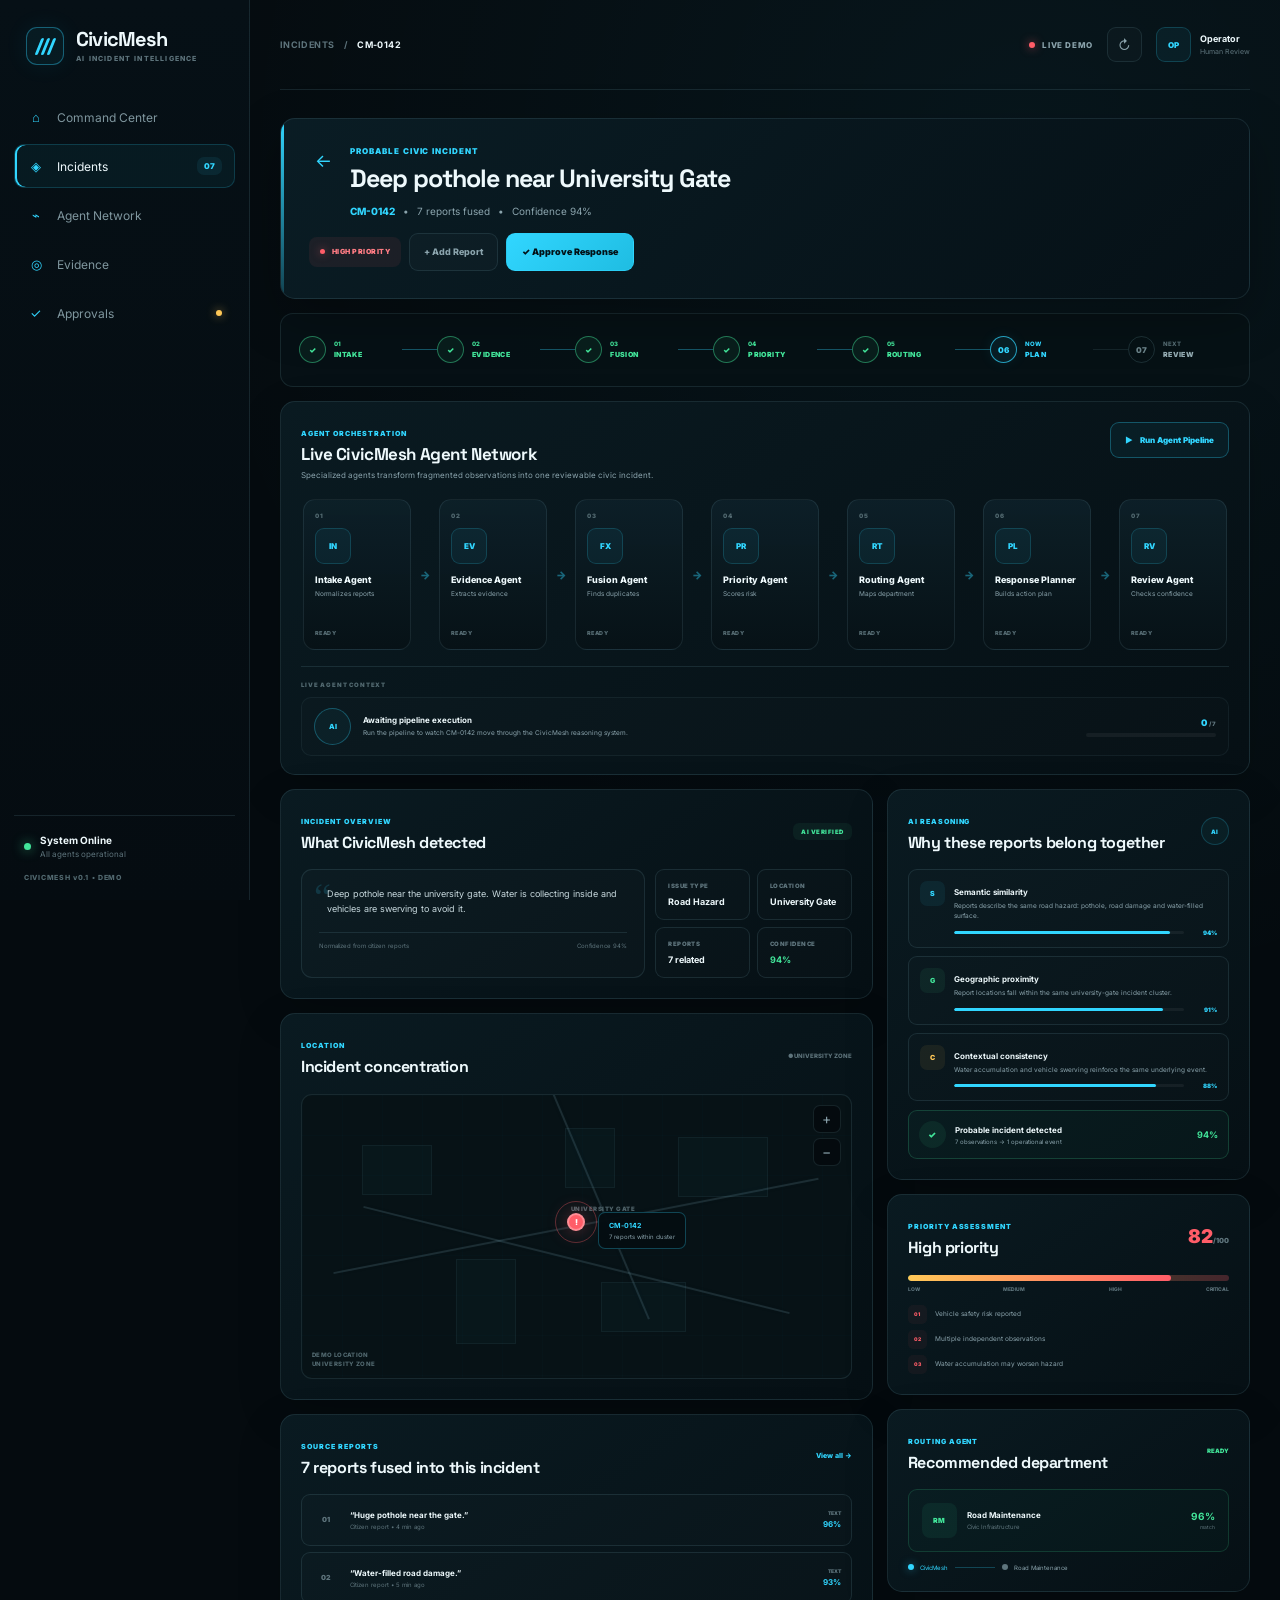
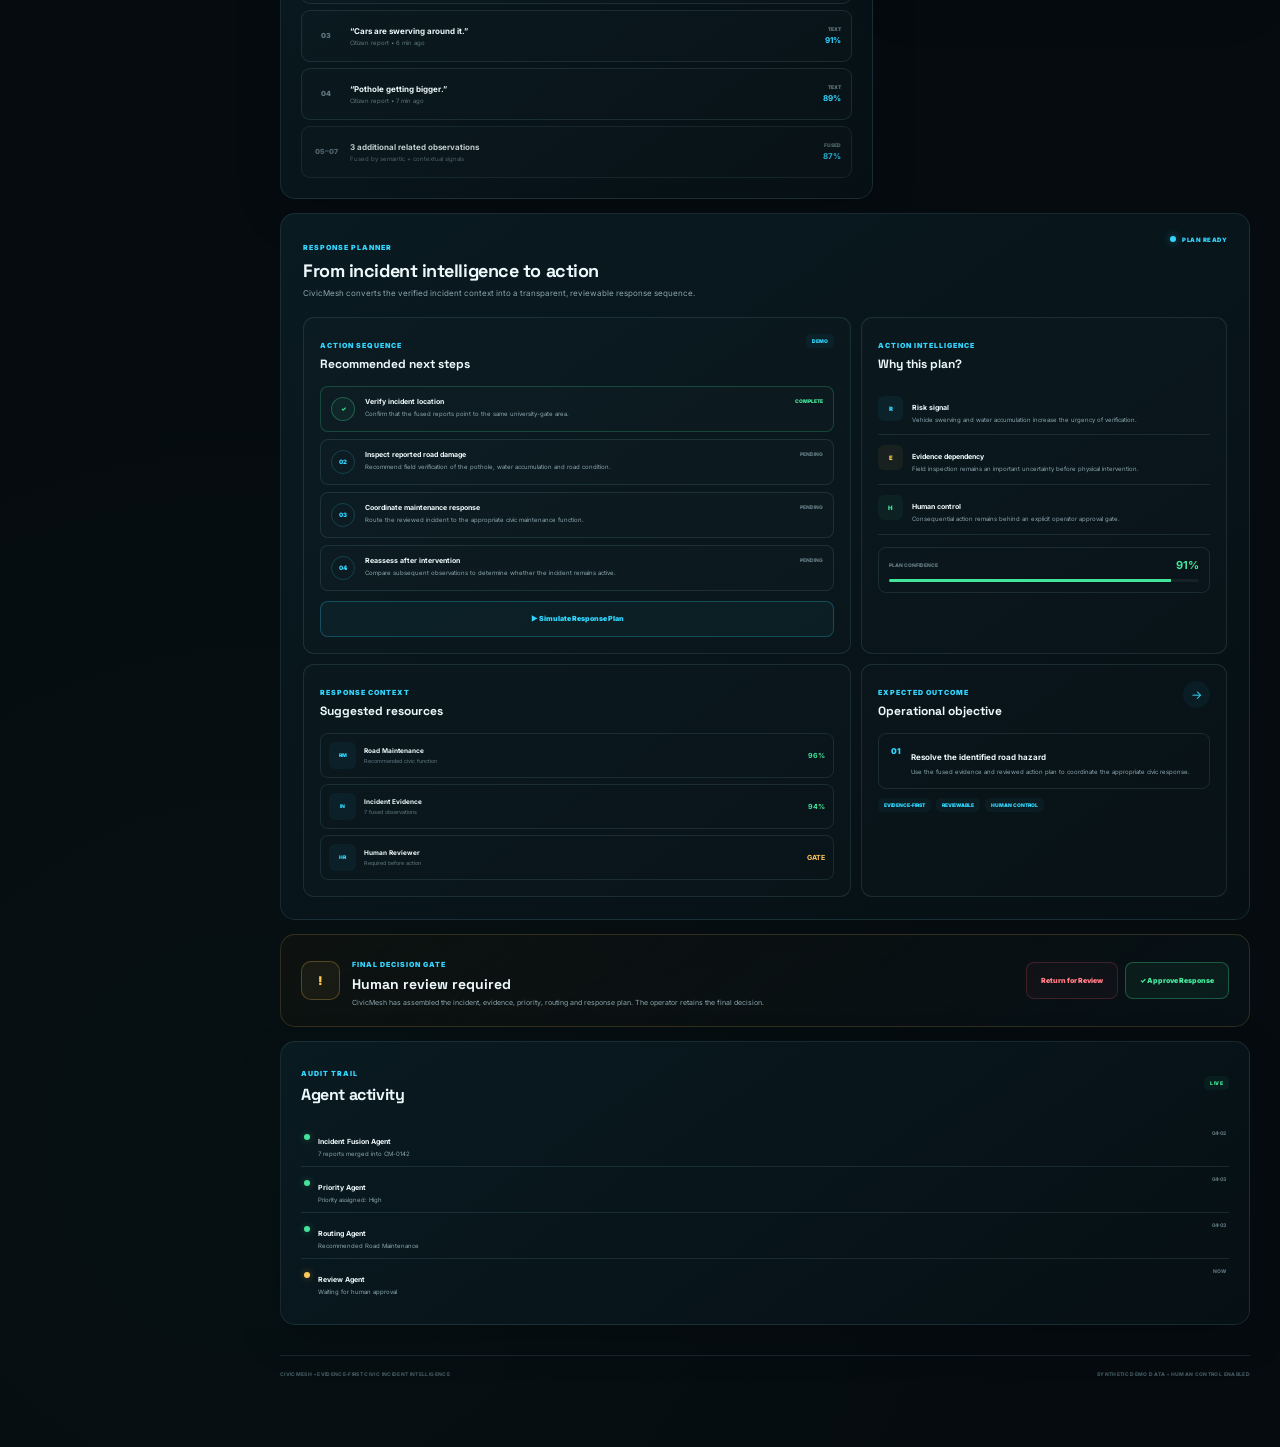
<file: index.html>
<!DOCTYPE html>
<html lang="en">
<head>
    <meta charset="UTF-8">
    <meta name="viewport" content="width=device-width, initial-scale=1.0">

    <title>CivicMesh — Incident Command Center</title>

    <link rel="stylesheet" href="style.css">

    <link rel="preconnect" href="https://fonts.googleapis.com">
    <link rel="preconnect" href="https://fonts.gstatic.com" crossorigin>

    <link href="https://fonts.googleapis.com/css2?family=Inter:wght@400;500;600;700;800&family=Space+Grotesk:wght@500;600;700&display=swap" rel="stylesheet">
</head>

<body>

<div class="app">

    <!-- SIDEBAR -->

    <aside class="sidebar">

        <div class="brand">

            <div class="brand-mark">
                <span></span>
                <span></span>
                <span></span>
            </div>

            <div>
                <h1>CivicMesh</h1>
                <p>AI INCIDENT INTELLIGENCE</p>
            </div>

        </div>


        <nav class="nav">

            <button class="nav-item" onclick="goDashboard()">
                <span class="nav-icon">⌂</span>
                <span>Command Center</span>
            </button>

            <button class="nav-item active">
                <span class="nav-icon">◈</span>
                <span>Incidents</span>
                <span class="nav-count">07</span>
            </button>

            <button class="nav-item" onclick="scrollToAgents()">
                <span class="nav-icon">⌁</span>
                <span>Agent Network</span>
            </button>

            <button class="nav-item" onclick="scrollToEvidence()">
                <span class="nav-icon">◎</span>
                <span>Evidence</span>
            </button>

            <button class="nav-item" onclick="scrollToReview()">
                <span class="nav-icon">✓</span>
                <span>Approvals</span>
                <span class="approval-dot"></span>
            </button>

        </nav>


        <div class="sidebar-bottom">

            <div class="system-status">

                <div class="status-indicator"></div>

                <div>
                    <strong>System Online</strong>
                    <small>All agents operational</small>
                </div>

            </div>

            <div class="version">
                CIVICMESH v0.1 • DEMO
            </div>

        </div>

    </aside>


    <!-- MAIN -->

    <main class="main">

        <!-- TOP BAR -->

        <header class="topbar">

            <div class="breadcrumb">
                <span>INCIDENTS</span>
                <b>/</b>
                <strong>CM-0142</strong>
            </div>

            <div class="top-actions">

                <div class="live-status">
                    <span></span>
                    LIVE DEMO
                </div>

                <button
                    class="icon-button"
                    onclick="refreshIncident()">
                    ↻
                </button>

                <div class="operator">

                    <div class="operator-avatar">
                        OP
                    </div>

                    <div>
                        <strong>Operator</strong>
                        <small>Human Review</small>
                    </div>

                </div>

            </div>

        </header>


        <!-- INCIDENT HEADER -->

        <section class="incident-header">

            <div class="incident-title-area">

                <div
                    class="back-button"
                    onclick="goDashboard()">
                    ←
                </div>

                <div>

                    <div class="eyebrow">
                        PROBABLE CIVIC INCIDENT
                    </div>

                    <h2>
                        Deep pothole near University Gate
                    </h2>

                    <div class="incident-meta">

                        <span class="incident-id">
                            CM-0142
                        </span>

                        <span>•</span>

                        <span>
                            7 reports fused
                        </span>

                        <span>•</span>

                        <span>
                            Confidence 94%
                        </span>

                    </div>

                </div>

            </div>


            <div class="incident-actions">

                <div class="priority-badge">
                    <span class="priority-dot"></span>
                    HIGH PRIORITY
                </div>

                <button
                    class="secondary-btn"
                    onclick="openReportModal()">
                    + Add Report
                </button>

                <button
                    class="primary-btn"
                    onclick="approveIncident()">
                    ✓ Approve Response
                </button>

            </div>

        </section>


        <!-- PIPELINE -->

        <section class="status-strip">

            <div class="status-step complete">
                <div class="step-icon">✓</div>
                <div>
                    <small>01</small>
                    <strong>INTAKE</strong>
                </div>
            </div>

            <div class="status-line complete"></div>

            <div class="status-step complete">
                <div class="step-icon">✓</div>
                <div>
                    <small>02</small>
                    <strong>EVIDENCE</strong>
                </div>
            </div>

            <div class="status-line complete"></div>

            <div class="status-step complete">
                <div class="step-icon">✓</div>
                <div>
                    <small>03</small>
                    <strong>FUSION</strong>
                </div>
            </div>

            <div class="status-line complete"></div>

            <div class="status-step complete">
                <div class="step-icon">✓</div>
                <div>
                    <small>04</small>
                    <strong>PRIORITY</strong>
                </div>
            </div>

            <div class="status-line complete"></div>

            <div class="status-step complete">
                <div class="step-icon">✓</div>
                <div>
                    <small>05</small>
                    <strong>ROUTING</strong>
                </div>
            </div>

            <div class="status-line active-line"></div>

            <div class="status-step active">
                <div class="step-icon">06</div>
                <div>
                    <small>NOW</small>
                    <strong>PLAN</strong>
                </div>
            </div>

            <div class="status-line"></div>

            <div class="status-step">
                <div class="step-icon">07</div>
                <div>
                    <small>NEXT</small>
                    <strong>REVIEW</strong>
                </div>
            </div>

        </section>


        <!-- LIVE AGENT NETWORK -->

        <section
            class="panel agent-network-panel"
            id="agentNetwork">

            <div class="agent-network-header">

                <div>

                    <span class="section-label">
                        AGENT ORCHESTRATION
                    </span>

                    <h3>
                        Live CivicMesh Agent Network
                    </h3>

                    <p>
                        Specialized agents transform fragmented observations
                        into one reviewable civic incident.
                    </p>

                </div>

                <button
                    class="pipeline-btn"
                    id="pipelineButton"
                    onclick="runAgentPipeline()">

                    <span>▶</span>
                    Run Agent Pipeline

                </button>

            </div>


            <div class="agent-pipeline">

                <div class="agent-card" data-agent="0">
                    <div class="agent-number">01</div>
                    <div class="agent-icon">IN</div>

                    <div class="agent-info">
                        <strong>Intake Agent</strong>
                        <span>Normalizes reports</span>
                    </div>

                    <div class="agent-state">READY</div>
                </div>


                <div class="agent-connector">
                    <span></span>
                </div>


                <div class="agent-card" data-agent="1">
                    <div class="agent-number">02</div>
                    <div class="agent-icon">EV</div>

                    <div class="agent-info">
                        <strong>Evidence Agent</strong>
                        <span>Extracts evidence</span>
                    </div>

                    <div class="agent-state">READY</div>
                </div>


                <div class="agent-connector">
                    <span></span>
                </div>


                <div class="agent-card" data-agent="2">
                    <div class="agent-number">03</div>
                    <div class="agent-icon">FX</div>

                    <div class="agent-info">
                        <strong>Fusion Agent</strong>
                        <span>Finds duplicates</span>
                    </div>

                    <div class="agent-state">READY</div>
                </div>


                <div class="agent-connector">
                    <span></span>
                </div>


                <div class="agent-card" data-agent="3">
                    <div class="agent-number">04</div>
                    <div class="agent-icon">PR</div>

                    <div class="agent-info">
                        <strong>Priority Agent</strong>
                        <span>Scores risk</span>
                    </div>

                    <div class="agent-state">READY</div>
                </div>


                <div class="agent-connector">
                    <span></span>
                </div>


                <div class="agent-card" data-agent="4">
                    <div class="agent-number">05</div>
                    <div class="agent-icon">RT</div>

                    <div class="agent-info">
                        <strong>Routing Agent</strong>
                        <span>Maps department</span>
                    </div>

                    <div class="agent-state">READY</div>
                </div>


                <div class="agent-connector">
                    <span></span>
                </div>


                <div class="agent-card" data-agent="5">
                    <div class="agent-number">06</div>
                    <div class="agent-icon">PL</div>

                    <div class="agent-info">
                        <strong>Response Planner</strong>
                        <span>Builds action plan</span>
                    </div>

                    <div class="agent-state">READY</div>
                </div>


                <div class="agent-connector">
                    <span></span>
                </div>


                <div class="agent-card" data-agent="6">
                    <div class="agent-number">07</div>
                    <div class="agent-icon">RV</div>

                    <div class="agent-info">
                        <strong>Review Agent</strong>
                        <span>Checks confidence</span>
                    </div>

                    <div class="agent-state">READY</div>
                </div>

            </div>


            <div class="agent-context">

                <div class="context-label">
                    LIVE AGENT CONTEXT
                </div>

                <div class="context-main">

                    <div class="context-orb">
                        <div class="context-orb-inner">
                            AI
                        </div>
                    </div>

                    <div>

                        <strong id="agentActivityTitle">
                            Awaiting pipeline execution
                        </strong>

                        <p id="agentActivityText">
                            Run the pipeline to watch CM-0142
                            move through the CivicMesh reasoning system.
                        </p>

                    </div>

                    <div class="context-progress">

                        <div class="progress-number">

                            <span id="agentProgressNumber">
                                0
                            </span>

                            <small>/ 7</small>

                        </div>

                        <div class="progress-track">
                            <div
                                id="agentProgressBar"
                                class="progress-fill">
                            </div>
                        </div>

                    </div>

                </div>

            </div>

        </section>


        <!-- INCIDENT GRID -->

        <section class="incident-grid">


            <!-- LEFT -->

            <div class="left-column">


                <!-- OVERVIEW -->

                <div class="panel">

                    <div class="panel-header">

                        <div>
                            <span class="section-label">
                                INCIDENT OVERVIEW
                            </span>

                            <h3>
                                What CivicMesh detected
                            </h3>
                        </div>

                        <span class="verified-badge">
                            AI VERIFIED
                        </span>

                    </div>


                    <div class="overview-content">

                        <div class="description-box">

                            <div class="quote-mark">
                                “
                            </div>

                            <p>
                                Deep pothole near the university gate.
                                Water is collecting inside and vehicles
                                are swerving to avoid it.
                            </p>

                            <div class="description-footer">

                                <span>
                                    Normalized from citizen reports
                                </span>

                                <span>
                                    Confidence 94%
                                </span>

                            </div>

                        </div>


                        <div class="quick-facts">

                            <div class="fact">
                                <span>ISSUE TYPE</span>
                                <strong>Road Hazard</strong>
                            </div>

                            <div class="fact">
                                <span>LOCATION</span>
                                <strong>University Gate</strong>
                            </div>

                            <div class="fact">
                                <span>REPORTS</span>
                                <strong id="reportFact">
                                    7 related
                                </strong>
                            </div>

                            <div class="fact">
                                <span>CONFIDENCE</span>
                                <strong class="confidence">
                                    94%
                                </strong>
                            </div>

                        </div>

                    </div>

                </div>


                <!-- MAP -->

                <div class="panel">

                    <div class="panel-header">

                        <div>

                            <span class="section-label">
                                LOCATION
                            </span>

                            <h3>
                                Incident concentration
                            </h3>

                        </div>

                        <span class="map-tag">
                            ● UNIVERSITY ZONE
                        </span>

                    </div>


                    <div class="map">

                        <div class="map-grid"></div>

                        <div class="road road-a"></div>
                        <div class="road road-b"></div>
                        <div class="road road-c"></div>

                        <div class="building b1"></div>
                        <div class="building b2"></div>
                        <div class="building b3"></div>
                        <div class="building b4"></div>
                        <div class="building b5"></div>

                        <div class="map-label">
                            UNIVERSITY GATE
                        </div>

                        <div class="incident-pin">

                            <div class="pin-pulse"></div>

                            <div class="pin-core">
                                !
                            </div>

                        </div>

                        <div class="map-tooltip">

                            <strong>
                                CM-0142
                            </strong>

                            <span>
                                7 reports within cluster
                            </span>

                        </div>

                        <div class="map-controls">
                            <button>+</button>
                            <button>−</button>
                        </div>

                        <div class="map-coordinates">
                            DEMO LOCATION<br>
                            UNIVERSITY ZONE
                        </div>

                    </div>

                </div>


                <!-- SOURCE REPORTS -->

                <div
                    class="panel"
                    id="evidencePanel">

                    <div class="panel-header">

                        <div>

                            <span class="section-label">
                                SOURCE REPORTS
                            </span>

                            <h3 id="reportsTitle">
                                7 reports fused into this incident
                            </h3>

                        </div>

                        <button
                            class="text-button"
                            onclick="showAllReports()">

                            View all →

                        </button>

                    </div>


                    <div class="reports-list">

                        <div class="report-row">

                            <div class="report-number">
                                01
                            </div>

                            <div class="report-main">
                                <strong>
                                    “Huge pothole near the gate.”
                                </strong>

                                <span>
                                    Citizen report • 4 min ago
                                </span>
                            </div>

                            <div class="report-signal">
                                <span>TEXT</span>
                                <b>96%</b>
                            </div>

                        </div>


                        <div class="report-row">

                            <div class="report-number">
                                02
                            </div>

                            <div class="report-main">
                                <strong>
                                    “Water-filled road damage.”
                                </strong>

                                <span>
                                    Citizen report • 5 min ago
                                </span>
                            </div>

                            <div class="report-signal">
                                <span>TEXT</span>
                                <b>93%</b>
                            </div>

                        </div>


                        <div class="report-row">

                            <div class="report-number">
                                03
                            </div>

                            <div class="report-main">
                                <strong>
                                    “Cars are swerving around it.”
                                </strong>

                                <span>
                                    Citizen report • 6 min ago
                                </span>
                            </div>

                            <div class="report-signal">
                                <span>TEXT</span>
                                <b>91%</b>
                            </div>

                        </div>


                        <div class="report-row">

                            <div class="report-number">
                                04
                            </div>

                            <div class="report-main">
                                <strong>
                                    “Pothole getting bigger.”
                                </strong>

                                <span>
                                    Citizen report • 7 min ago
                                </span>
                            </div>

                            <div class="report-signal">
                                <span>TEXT</span>
                                <b>89%</b>
                            </div>

                        </div>


                        <div class="report-row muted-row">

                            <div class="report-number">
                                05–07
                            </div>

                            <div class="report-main">

                                <strong>
                                    3 additional related observations
                                </strong>

                                <span>
                                    Fused by semantic + contextual signals
                                </span>

                            </div>

                            <div class="report-signal">
                                <span>FUSED</span>
                                <b>87%</b>
                            </div>

                        </div>

                    </div>

                </div>

            </div>


            <!-- RIGHT -->

            <div class="right-column">


                <!-- AI REASONING -->

                <div class="panel">

                    <div class="panel-header">

                        <div>

                            <span class="section-label">
                                AI REASONING
                            </span>

                            <h3>
                                Why these reports belong together
                            </h3>

                        </div>

                        <div class="ai-orb-small">
                            AI
                        </div>

                    </div>


                    <div class="reasoning-list">

                        <div class="reasoning-item">

                            <div class="reason-icon semantic">
                                S
                            </div>

                            <div>

                                <strong>
                                    Semantic similarity
                                </strong>

                                <p>
                                    Reports describe the same road hazard:
                                    pothole, road damage and water-filled surface.
                                </p>

                                <div class="reason-score">
                                    <div class="score-track">
                                        <div style="width:94%"></div>
                                    </div>

                                    <span>94%</span>
                                </div>

                            </div>

                        </div>


                        <div class="reasoning-item">

                            <div class="reason-icon geo">
                                G
                            </div>

                            <div>

                                <strong>
                                    Geographic proximity
                                </strong>

                                <p>
                                    Report locations fall within the same
                                    university-gate incident cluster.
                                </p>

                                <div class="reason-score">
                                    <div class="score-track">
                                        <div style="width:91%"></div>
                                    </div>

                                    <span>91%</span>
                                </div>

                            </div>

                        </div>


                        <div class="reasoning-item">

                            <div class="reason-icon context">
                                C
                            </div>

                            <div>

                                <strong>
                                    Contextual consistency
                                </strong>

                                <p>
                                    Water accumulation and vehicle swerving
                                    reinforce the same underlying event.
                                </p>

                                <div class="reason-score">
                                    <div class="score-track">
                                        <div style="width:88%"></div>
                                    </div>

                                    <span>88%</span>
                                </div>

                            </div>

                        </div>

                    </div>


                    <div class="fusion-result">

                        <div class="fusion-check">
                            ✓
                        </div>

                        <div>

                            <strong>
                                Probable incident detected
                            </strong>

                            <span>
                                7 observations → 1 operational event
                            </span>

                        </div>

                        <b>
                            94%
                        </b>

                    </div>

                </div>


                <!-- PRIORITY -->

                <div class="panel">

                    <div class="panel-header">

                        <div>

                            <span class="section-label">
                                PRIORITY ASSESSMENT
                            </span>

                            <h3>
                                High priority
                            </h3>

                        </div>

                        <div class="priority-score">
                            82<span>/100</span>
                        </div>

                    </div>


                    <div class="priority-meter">

                        <div class="meter-track">
                            <div class="meter-fill"></div>
                        </div>

                        <div class="meter-labels">
                            <span>LOW</span>
                            <span>MEDIUM</span>
                            <span>HIGH</span>
                            <span>CRITICAL</span>
                        </div>

                    </div>


                    <div class="priority-reasons">

                        <div>
                            <span>01</span>
                            <p>Vehicle safety risk reported</p>
                        </div>

                        <div>
                            <span>02</span>
                            <p>Multiple independent observations</p>
                        </div>

                        <div>
                            <span>03</span>
                            <p>Water accumulation may worsen hazard</p>
                        </div>

                    </div>

                </div>


                <!-- ROUTING -->

                <div class="panel">

                    <div class="panel-header">

                        <div>

                            <span class="section-label">
                                ROUTING AGENT
                            </span>

                            <h3>
                                Recommended department
                            </h3>

                        </div>

                        <span class="route-status">
                            READY
                        </span>

                    </div>


                    <div class="department-card">

                        <div class="department-icon">
                            RM
                        </div>

                        <div>

                            <strong>
                                Road Maintenance
                            </strong>

                            <span>
                                Civic Infrastructure
                            </span>

                        </div>

                        <div class="route-confidence">

                            <strong>96%</strong>

                            <span>
                                match
                            </span>

                        </div>

                    </div>


                    <div class="route-path">

                        <div class="route-node active">
                            <span></span>
                            CivicMesh
                        </div>

                        <div class="route-connector"></div>

                        <div class="route-node">
                            <span></span>
                            Road Maintenance
                        </div>

                    </div>

                </div>


            </div>

        </section>


        <!-- ================= RESPONSE PLANNER ================= -->

        <section
            class="planner-section"
            id="responsePlanner">

            <div class="planner-header">

                <div>

                    <span class="section-label">
                        RESPONSE PLANNER
                    </span>

                    <h2>
                        From incident intelligence to action
                    </h2>

                    <p>
                        CivicMesh converts the verified incident context
                        into a transparent, reviewable response sequence.
                    </p>

                </div>


                <div class="planner-status">

                    <div class="planner-status-dot"></div>

                    <span id="plannerStatus">
                        PLAN READY
                    </span>

                </div>

            </div>


            <div class="planner-grid">


                <!-- ACTION SEQUENCE -->

                <div class="planner-card action-card">

                    <div class="planner-card-header">

                        <div>

                            <span class="section-label">
                                ACTION SEQUENCE
                            </span>

                            <h3>
                                Recommended next steps
                            </h3>

                        </div>

                        <span class="demo-badge">
                            DEMO
                        </span>

                    </div>


                    <div class="action-timeline">


                        <div
                            class="action-item completed"
                            data-action="0">

                            <div class="action-marker">
                                <span>✓</span>
                            </div>

                            <div class="action-content">

                                <div class="action-top">

                                    <strong>
                                        Verify incident location
                                    </strong>

                                    <span>
                                        COMPLETE
                                    </span>

                                </div>

                                <p>
                                    Confirm that the fused reports point
                                    to the same university-gate area.
                                </p>

                            </div>

                        </div>


                        <div
                            class="action-item"
                            data-action="1">

                            <div class="action-marker">
                                <span>02</span>
                            </div>

                            <div class="action-content">

                                <div class="action-top">

                                    <strong>
                                        Inspect reported road damage
                                    </strong>

                                    <span>
                                        PENDING
                                    </span>

                                </div>

                                <p>
                                    Recommend field verification of the
                                    pothole, water accumulation and road condition.
                                </p>

                            </div>

                        </div>


                        <div
                            class="action-item"
                            data-action="2">

                            <div class="action-marker">
                                <span>03</span>
                            </div>

                            <div class="action-content">

                                <div class="action-top">

                                    <strong>
                                        Coordinate maintenance response
                                    </strong>

                                    <span>
                                        PENDING
                                    </span>

                                </div>

                                <p>
                                    Route the reviewed incident to the
                                    appropriate civic maintenance function.
                                </p>

                            </div>

                        </div>


                        <div
                            class="action-item"
                            data-action="3">

                            <div class="action-marker">
                                <span>04</span>
                            </div>

                            <div class="action-content">

                                <div class="action-top">

                                    <strong>
                                        Reassess after intervention
                                    </strong>

                                    <span>
                                        PENDING
                                    </span>

                                </div>

                                <p>
                                    Compare subsequent observations to
                                    determine whether the incident remains active.
                                </p>

                            </div>

                        </div>


                    </div>


                    <button
                        class="execute-plan-btn"
                        id="executePlanButton"
                        onclick="runResponsePlan()">

                        ▶ Simulate Response Plan

                    </button>

                </div>


                <!-- ACTION INTELLIGENCE -->

                <div class="planner-card intelligence-card">

                    <div class="planner-card-header">

                        <div>

                            <span class="section-label">
                                ACTION INTELLIGENCE
                            </span>

                            <h3>
                                Why this plan?
                            </h3>

                        </div>

                    </div>


                    <div class="intelligence-block">

                        <div class="intelligence-icon cyan">
                            R
                        </div>

                        <div>

                            <strong>
                                Risk signal
                            </strong>

                            <p>
                                Vehicle swerving and water accumulation
                                increase the urgency of verification.
                            </p>

                        </div>

                    </div>


                    <div class="intelligence-block">

                        <div class="intelligence-icon yellow">
                            E
                        </div>

                        <div>

                            <strong>
                                Evidence dependency
                            </strong>

                            <p>
                                Field inspection remains an important
                                uncertainty before physical intervention.
                            </p>

                        </div>

                    </div>


                    <div class="intelligence-block">

                        <div class="intelligence-icon green">
                            H
                        </div>

                        <div>

                            <strong>
                                Human control
                            </strong>

                            <p>
                                Consequential action remains behind an
                                explicit operator approval gate.
                            </p>

                        </div>

                    </div>


                    <div class="confidence-box">

                        <div>

                            <span>
                                PLAN CONFIDENCE
                            </span>

                            <strong>
                                91%
                            </strong>

                        </div>

                        <div class="confidence-line">
                            <div></div>
                        </div>

                    </div>

                </div>


                <!-- RESOURCES -->

                <div class="planner-card resources-card">

                    <div class="planner-card-header">

                        <div>

                            <span class="section-label">
                                RESPONSE CONTEXT
                            </span>

                            <h3>
                                Suggested resources
                            </h3>

                        </div>

                    </div>


                    <div class="resource-list">

                        <div class="resource-item">

                            <div class="resource-icon">
                                RM
                            </div>

                            <div>
                                <strong>
                                    Road Maintenance
                                </strong>

                                <span>
                                    Recommended civic function
                                </span>
                            </div>

                            <b>
                                96%
                            </b>

                        </div>


                        <div class="resource-item">

                            <div class="resource-icon">
                                IN
                            </div>

                            <div>
                                <strong>
                                    Incident Evidence
                                </strong>

                                <span>
                                    7 fused observations
                                </span>
                            </div>

                            <b>
                                94%
                            </b>

                        </div>


                        <div class="resource-item">

                            <div class="resource-icon">
                                HR
                            </div>

                            <div>
                                <strong>
                                    Human Reviewer
                                </strong>

                                <span>
                                    Required before action
                                </span>
                            </div>

                            <b class="yellow">
                                GATE
                            </b>

                        </div>

                    </div>

                </div>


                <!-- EXPECTED OUTCOME -->

                <div class="planner-card outcome-card">

                    <div class="planner-card-header">

                        <div>

                            <span class="section-label">
                                EXPECTED OUTCOME
                            </span>

                            <h3>
                                Operational objective
                            </h3>

                        </div>

                        <div class="outcome-symbol">
                            →
                        </div>

                    </div>


                    <div class="outcome-main">

                        <div class="outcome-number">
                            01
                        </div>

                        <div>

                            <strong>
                                Resolve the identified road hazard
                            </strong>

                            <p>
                                Use the fused evidence and reviewed action
                                plan to coordinate the appropriate civic response.
                            </p>

                        </div>

                    </div>


                    <div class="outcome-tags">

                        <span>
                            EVIDENCE-FIRST
                        </span>

                        <span>
                            REVIEWABLE
                        </span>

                        <span>
                            HUMAN CONTROL
                        </span>

                    </div>

                </div>

            </div>

        </section>


        <!-- ================= REVIEW ================= -->

        <section
            class="review-section"
            id="reviewPanel">

            <div class="review-card">

                <div class="review-left">

                    <div class="review-icon">
                        !
                    </div>

                    <div>

                        <span class="section-label">
                            FINAL DECISION GATE
                        </span>

                        <h2>
                            Human review required
                        </h2>

                        <p>
                            CivicMesh has assembled the incident,
                            evidence, priority, routing and response plan.
                            The operator retains the final decision.
                        </p>

                    </div>

                </div>


                <div class="review-actions">

                    <button
                        class="reject-btn"
                        onclick="rejectIncident()">

                        Return for Review

                    </button>

                    <button
                        class="approve-btn"
                        id="finalApproveButton"
                        onclick="approveIncident()">

                        ✓ Approve Response

                    </button>

                </div>

            </div>

        </section>


        <!-- ================= AUDIT ================= -->

        <section class="panel audit-panel">

            <div class="panel-header">

                <div>

                    <span class="section-label">
                        AUDIT TRAIL
                    </span>

                    <h3>
                        Agent activity
                    </h3>

                </div>

                <span class="live-tag">
                    LIVE
                </span>

            </div>


            <div
                class="audit-list"
                id="auditList">

                <div class="audit-item">

                    <span class="audit-dot"></span>

                    <div>

                        <strong>
                            Incident Fusion Agent
                        </strong>

                        <p>
                            7 reports merged into CM-0142
                        </p>

                    </div>

                    <time>
                        04:02
                    </time>

                </div>


                <div class="audit-item">

                    <span class="audit-dot"></span>

                    <div>

                        <strong>
                            Priority Agent
                        </strong>

                        <p>
                            Priority assigned: High
                        </p>

                    </div>

                    <time>
                        04:03
                    </time>

                </div>


                <div class="audit-item">

                    <span class="audit-dot"></span>

                    <div>

                        <strong>
                            Routing Agent
                        </strong>

                        <p>
                            Recommended Road Maintenance
                        </p>

                    </div>

                    <time>
                        04:03
                    </time>

                </div>


                <div
                    class="audit-item waiting"
                    id="reviewAudit">

                    <span class="audit-dot"></span>

                    <div>

                        <strong>
                            Review Agent
                        </strong>

                        <p>
                            Waiting for human approval
                        </p>

                    </div>

                    <time>
                        NOW
                    </time>

                </div>

            </div>

        </section>


        <!-- FOOTER -->

        <footer class="footer">

            <span>
                CIVICMESH • EVIDENCE-FIRST CIVIC INCIDENT INTELLIGENCE
            </span>

            <span>
                SYNTHETIC DEMO DATA • HUMAN CONTROL ENABLED
            </span>

        </footer>

    </main>

</div>


<!-- APPROVAL MODAL -->

<div
    class="modal-overlay"
    id="approvalModal">

    <div class="modal">

        <button
            class="modal-close"
            onclick="closeModal('approvalModal')">
            ×
        </button>

        <div class="modal-icon success">
            ✓
        </div>

        <span class="section-label">
            HUMAN APPROVAL
        </span>

        <h2>
            Approve CM-0142?
        </h2>

        <p>
            This records the operator's approval of the proposed
            response sequence. CivicMesh does not directly dispatch
            or contact an external department in this demo.
        </p>

        <div class="approval-summary">

            <div>
                <span>INCIDENT</span>
                <strong>CM-0142</strong>
            </div>

            <div>
                <span>PRIORITY</span>
                <strong>HIGH</strong>
            </div>

            <div>
                <span>ROUTE</span>
                <strong>Road Maintenance</strong>
            </div>

        </div>

        <div class="modal-actions">

            <button
                class="secondary-btn"
                onclick="closeModal('approvalModal')">
                Cancel
            </button>

            <button
                class="primary-btn"
                onclick="confirmApproval()">
                Confirm Approval
            </button>

        </div>

    </div>

</div>


<!-- REPORT MODAL -->

<div
    class="modal-overlay"
    id="reportModal">

    <div class="modal report-modal">

        <button
            class="modal-close"
            onclick="closeModal('reportModal')">
            ×
        </button>

        <span class="section-label">
            CITIZEN REPORT
        </span>

        <h2>
            Add observation
        </h2>

        <p>
            Add a synthetic observation to demonstrate how
            additional evidence can strengthen the incident.
        </p>

        <textarea
            id="newReport"
            placeholder="Example: Water is still collecting near the university gate..."></textarea>

        <div class="modal-actions">

            <button
                class="secondary-btn"
                onclick="closeModal('reportModal')">
                Cancel
            </button>

            <button
                class="primary-btn"
                onclick="addReport()">
                Add & Analyze
            </button>

        </div>

    </div>

</div>


<!-- TOAST -->

<div
    class="toast"
    id="toast">

    <div class="toast-icon">
        ✓
    </div>

    <div>

        <strong id="toastTitle">
            Action completed
        </strong>

        <span id="toastMessage">
            Incident updated successfully.
        </span>

    </div>

</div>


<script src="script.js"></script>

</body>
</html>
</file>
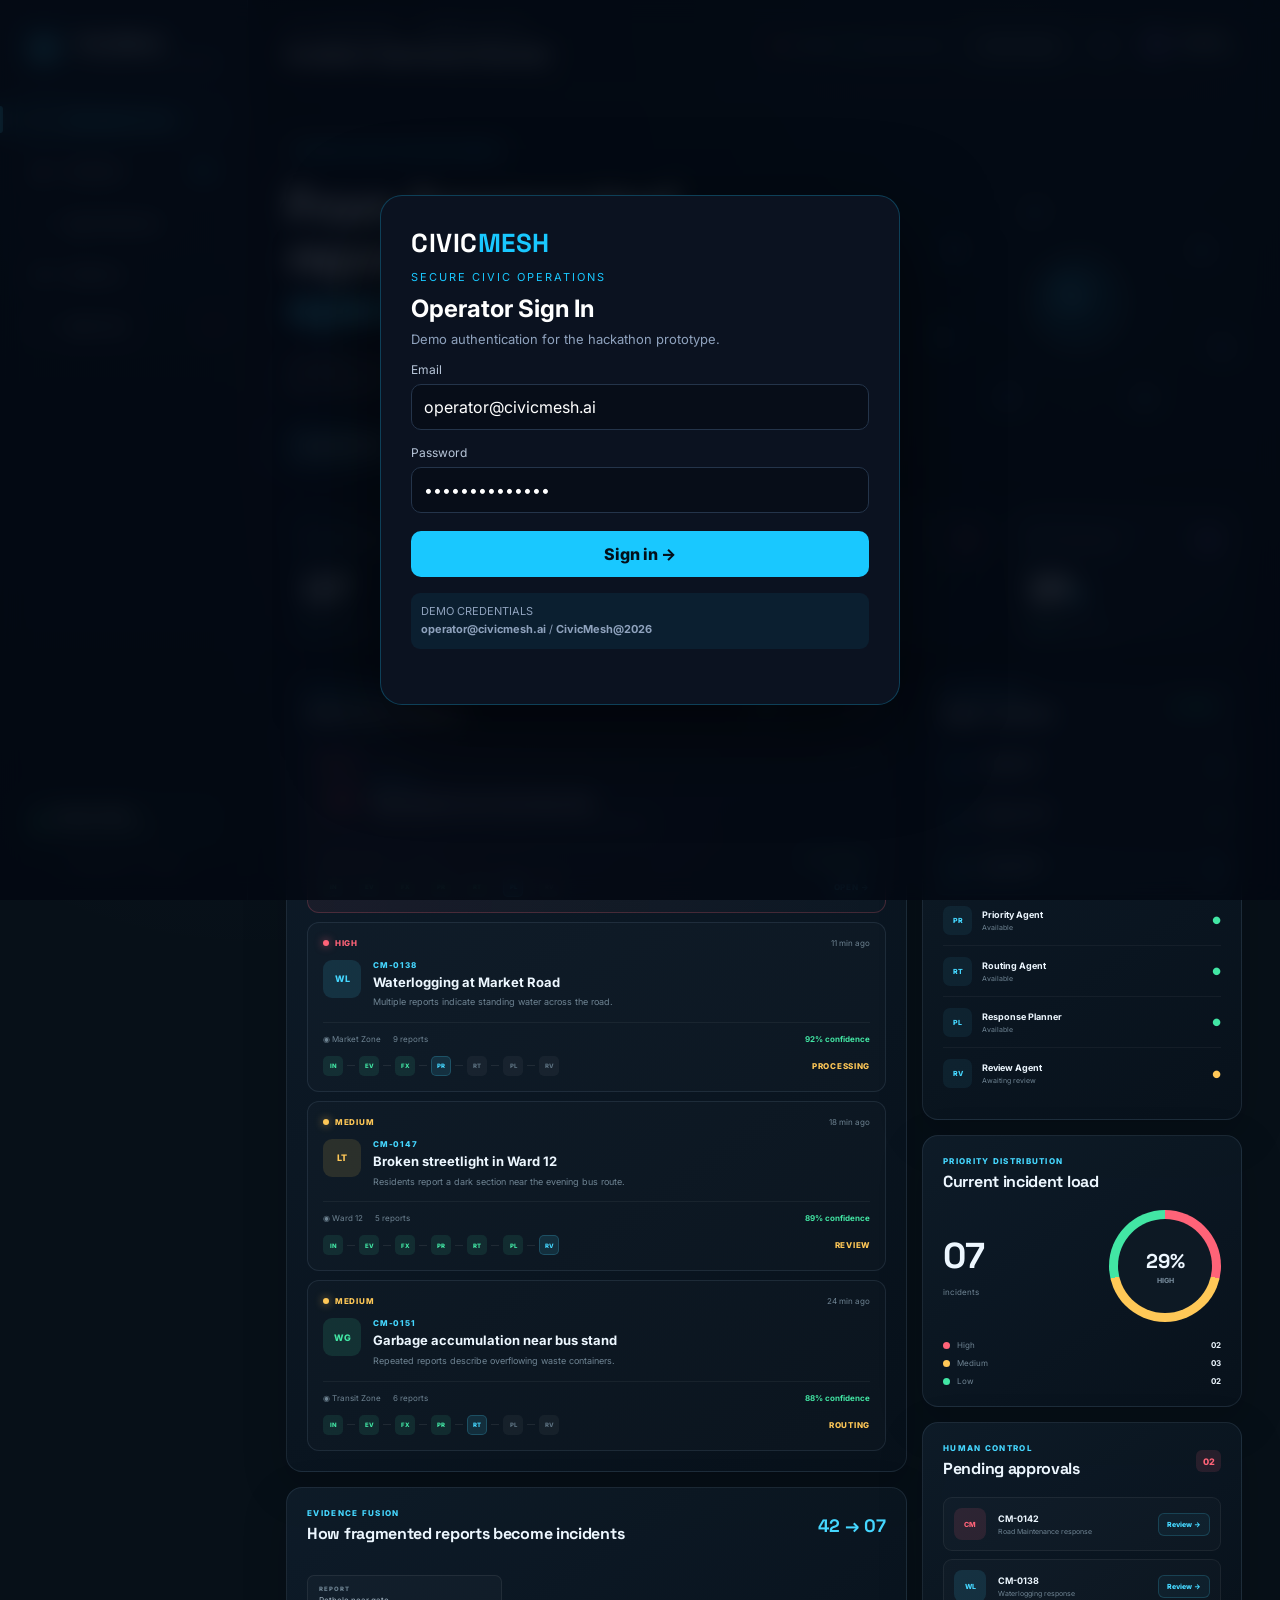
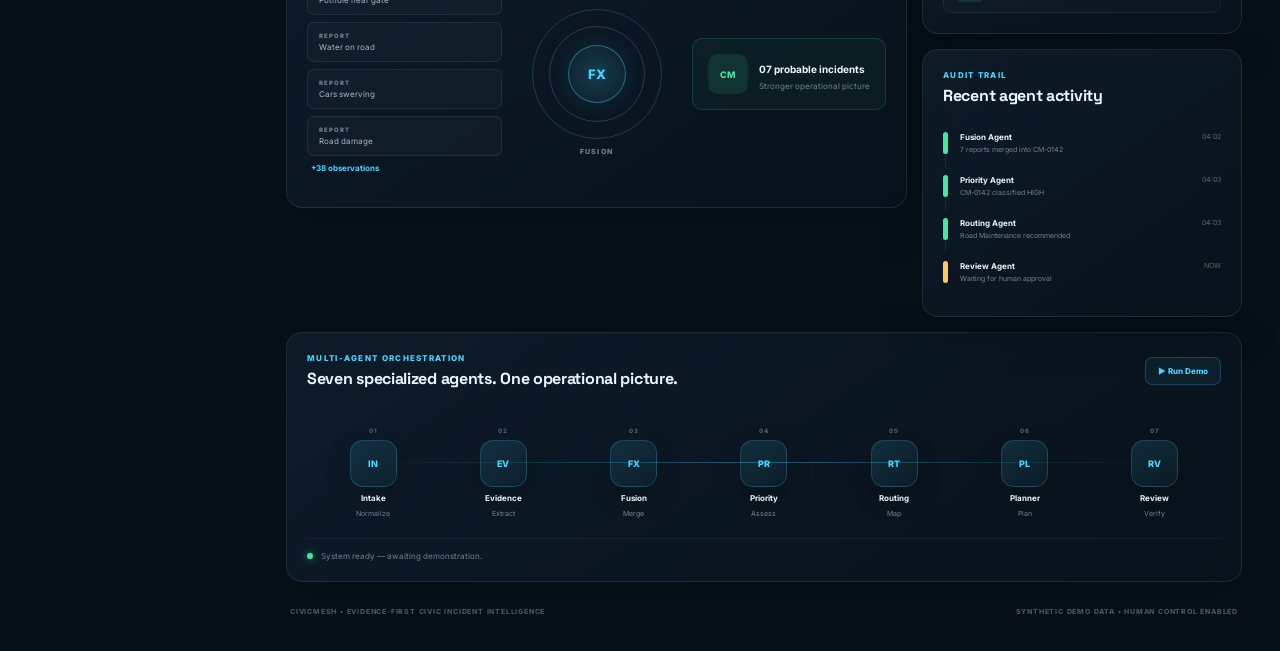
<file: dashboard.html>
<!DOCTYPE html>
<html lang="en">
<head>
    <meta charset="UTF-8">
    <meta name="viewport" content="width=device-width, initial-scale=1.0">

    <title>CivicMesh — Command Center</title>

    <link rel="stylesheet" href="dashboard.css">

    <link rel="preconnect" href="https://fonts.googleapis.com">
    <link rel="preconnect" href="https://fonts.gstatic.com" crossorigin>

    <link
        href="https://fonts.googleapis.com/css2?family=Inter:wght@400;500;600;700;800&family=Space+Grotesk:wght@500;600;700&display=swap"
        rel="stylesheet"
    >
</head>

<body>

<div class="app">

    <!-- =====================================================
         SIDEBAR
         ===================================================== -->

    <aside class="sidebar">

        <div class="brand">

            <div class="brand-mark">
                <span></span>
                <span></span>
                <span></span>
            </div>

            <div>
                <h1>CivicMesh</h1>
                <p>AI INCIDENT INTELLIGENCE</p>
            </div>

        </div>


        <nav class="nav">

            <button
                class="nav-item active"
                onclick="scrollToSection('top')"
            >
                <span class="nav-icon">⌂</span>
                <span>Command Center</span>
            </button>

            <button
                class="nav-item"
                onclick="scrollToSection('incidentSection')"
            >
                <span class="nav-icon">◈</span>
                <span>Incidents</span>

                <span class="nav-count">
                    07
                </span>
            </button>

            <button
                class="nav-item"
                onclick="scrollToSection('agentSection')"
            >
                <span class="nav-icon">⌁</span>
                <span>Agent Network</span>
            </button>

            <button
                class="nav-item"
                onclick="scrollToSection('evidenceSection')"
            >
                <span class="nav-icon">◎</span>
                <span>Evidence</span>
            </button>

            <button
                class="nav-item"
                onclick="scrollToSection('approvalSection')"
            >
                <span class="nav-icon">✓</span>
                <span>Approvals</span>

                <span class="approval-dot"></span>
            </button>

        </nav>


        <div class="sidebar-bottom">

            <div class="system-status">

                <div class="status-indicator"></div>

                <div>
                    <strong>System Online</strong>
                    <small>7/7 agents operational</small>
                </div>

            </div>

            <div class="version">
                CIVICMESH v0.1 • DEMO
            </div>

        </div>

    </aside>


    <!-- =====================================================
         MAIN
         ===================================================== -->

    <main class="main" id="top">

        <!-- =================================================
             TOP BAR
             ================================================= -->

        <header class="topbar">

            <div>

                <div class="breadcrumb">
                    CIVIC OPERATIONS
                    <span>/</span>
                    COMMAND CENTER
                </div>

                <h2>
                    Incident Command Center
                </h2>

            </div>


            <div class="top-actions">

                <div class="live-status">
                    <span></span>
                    LIVE DEMO
                </div>


                <div class="data-status">
                    <span class="pulse"></span>
                    Synthetic civic data
                </div>


                <button class="secondary-btn" style="padding:9px 14px" onclick="openCitizenReport()">+ Citizen Report</button>

                <button
                    class="refresh-button"
                    id="refreshDashboard"
                    onclick="refreshDashboard()"
                    title="Refresh dashboard"
                >
                    ↻
                </button>


                <div class="operator">

                    <div class="operator-avatar">
                        OP
                    </div>

                    <div>

                        <strong>
                            Operator
                        </strong>

                        <small>
                            Human Review
                        </small>

                    </div>

                </div>

            </div>

        </header>


        <!-- =================================================
             HERO
             ================================================= -->

        <section class="hero">

            <div class="hero-copy">

                <div class="eyebrow">
                    EVIDENCE-FIRST CIVIC INTELLIGENCE
                </div>

                <h1>
                    From fragmented reports
                    <span>to one operational picture.</span>
                </h1>

                <p>
                    CivicMesh uses specialized AI agents to transform
                    scattered citizen observations into reviewable
                    civic incidents and coordinated response plans.
                </p>


                <div class="hero-actions">

                    <button
                        class="primary-btn"
                        onclick="openIncident('CM-0142')"
                    >
                        Open CM-0142
                        <span>→</span>
                    </button>


                    <button
                        class="secondary-btn"
                        onclick="scrollToSection('agentSection')"
                    >
                        View Agent Network
                    </button>

                </div>

            </div>


            <div class="hero-visual">

                <div class="orb-ring ring-one"></div>
                <div class="orb-ring ring-two"></div>
                <div class="orb-ring ring-three"></div>

                <div class="central-orb">

                    <div class="orb-core">
                        AI
                    </div>

                </div>


                <div class="orb-node node-one">
                    IN
                </div>

                <div class="orb-node node-two">
                    EV
                </div>

                <div class="orb-node node-three">
                    FX
                </div>

                <div class="orb-node node-four">
                    PR
                </div>

                <div class="orb-node node-five">
                    RT
                </div>

                <div class="orb-node node-six">
                    PL
                </div>

                <div class="orb-node node-seven">
                    RV
                </div>

            </div>

        </section>


        <!-- =================================================
             KPI GRID
             ================================================= -->

        <section class="kpi-grid">

            <div class="kpi-card">

                <div class="kpi-top">
                    <span>ACTIVE INCIDENTS</span>

                    <div class="kpi-icon cyan">
                        ◈
                    </div>
                </div>

                <div class="kpi-value">
                    07
                </div>

                <div class="kpi-bottom">
                    <span class="positive">
                        +3
                    </span>

                    <span>
                        new today
                    </span>
                </div>

            </div>


            <div class="kpi-card">

                <div class="kpi-top">
                    <span>REPORTS FUSED</span>

                    <div class="kpi-icon green">
                        ∞
                    </div>
                </div>

                <div class="kpi-value">
                    42
                </div>

                <div class="kpi-bottom">
                    <span class="positive">
                        6.0
                    </span>

                    <span>
                        avg / incident
                    </span>
                </div>

            </div>


            <div class="kpi-card">

                <div class="kpi-top">
                    <span>HIGH PRIORITY</span>

                    <div class="kpi-icon red">
                        !
                    </div>
                </div>

                <div class="kpi-value">
                    02
                </div>

                <div class="kpi-bottom">
                    <span class="warning">
                        review
                    </span>

                    <span>
                        required
                    </span>
                </div>

            </div>


            <div class="kpi-card">

                <div class="kpi-top">
                    <span>AVG CONFIDENCE</span>

                    <div class="kpi-icon purple">
                        %
                    </div>
                </div>

                <div class="kpi-value">
                    91<span>%</span>
                </div>

                <div class="kpi-bottom">
                    <span class="positive">
                        +4.2%
                    </span>

                    <span>
                        this cycle
                    </span>
                </div>

            </div>

        </section>


        <!-- =================================================
             MAIN DASHBOARD GRID
             ================================================= -->

        <section class="dashboard-grid">


            <!-- =================================================
                 LEFT COLUMN
                 ================================================= -->

            <div class="left-column">


                <!-- =================================================
                     INCIDENTS
                     ================================================= -->

                <section
                    class="panel"
                    id="incidentSection"
                >

                    <div class="panel-header">

                        <div>

                            <span class="section-label">
                                INCIDENT MONITOR
                            </span>

                            <h3>
                                Active civic incidents
                            </h3>

                        </div>


                        <div class="panel-actions">

                            <button
                                class="filter active"
                                onclick="filterIncidents('all', this)"
                            >
                                All
                            </button>

                            <button
                                class="filter"
                                onclick="filterIncidents('high', this)"
                            >
                                High
                            </button>

                            <button
                                class="filter"
                                onclick="filterIncidents('medium', this)"
                            >
                                Medium
                            </button>

                        </div>

                    </div>


                    <div class="incident-list">


                        <!-- CM-0142 -->

                        <article
                            class="incident-card featured"
                            data-priority="high"
                            onclick="openIncident('CM-0142')"
                        >

                            <div class="incident-card-top">

                                <div class="incident-status high">
                                    <span></span>
                                    HIGH
                                </div>

                                <span class="incident-time">
                                    4 min ago
                                </span>

                            </div>


                            <div class="incident-card-main">

                                <div class="incident-type-icon road">
                                    RD
                                </div>

                                <div>

                                    <div class="incident-id">
                                        CM-0142
                                    </div>

                                    <h4>
                                        Deep pothole near
                                        University Gate
                                    </h4>

                                    <p>
                                        Water collecting inside road damage;
                                        vehicles reported swerving.
                                    </p>

                                </div>

                            </div>


                            <div class="incident-card-meta">

                                <span>
                                    ◉ University Zone
                                </span>

                                <span>
                                    7 reports
                                </span>

                                <span class="confidence">
                                    94% confidence
                                </span>

                            </div>


                            <div class="incident-card-footer">

                                <div class="mini-agent-flow">

                                    <span class="done">IN</span>
                                    <i></i>

                                    <span class="done">EV</span>
                                    <i></i>

                                    <span class="done">FX</span>
                                    <i></i>

                                    <span class="done">PR</span>
                                    <i></i>

                                    <span class="done">RT</span>
                                    <i></i>

                                    <span class="active">PL</span>
                                    <i></i>

                                    <span>RV</span>

                                </div>

                                <strong>
                                    OPEN →
                                </strong>

                            </div>

                        </article>


                        <!-- CM-0138 -->

                        <article
                            class="incident-card"
                            data-priority="high"
                        >

                            <div class="incident-card-top">

                                <div class="incident-status high">
                                    <span></span>
                                    HIGH
                                </div>

                                <span class="incident-time">
                                    11 min ago
                                </span>

                            </div>


                            <div class="incident-card-main">

                                <div class="incident-type-icon water">
                                    WL
                                </div>

                                <div>

                                    <div class="incident-id">
                                        CM-0138
                                    </div>

                                    <h4>
                                        Waterlogging at
                                        Market Road
                                    </h4>

                                    <p>
                                        Multiple reports indicate
                                        standing water across the road.
                                    </p>

                                </div>

                            </div>


                            <div class="incident-card-meta">

                                <span>
                                    ◉ Market Zone
                                </span>

                                <span>
                                    9 reports
                                </span>

                                <span class="confidence">
                                    92% confidence
                                </span>

                            </div>


                            <div class="incident-card-footer">

                                <div class="mini-agent-flow">

                                    <span class="done">IN</span>
                                    <i></i>

                                    <span class="done">EV</span>
                                    <i></i>

                                    <span class="done">FX</span>
                                    <i></i>

                                    <span class="active">PR</span>
                                    <i></i>

                                    <span>RT</span>
                                    <i></i>

                                    <span>PL</span>
                                    <i></i>

                                    <span>RV</span>

                                </div>

                                <span class="processing">
                                    PROCESSING
                                </span>

                            </div>

                        </article>


                        <!-- CM-0147 -->

                        <article
                            class="incident-card"
                            data-priority="medium"
                        >

                            <div class="incident-card-top">

                                <div class="incident-status medium">
                                    <span></span>
                                    MEDIUM
                                </div>

                                <span class="incident-time">
                                    18 min ago
                                </span>

                            </div>


                            <div class="incident-card-main">

                                <div class="incident-type-icon light">
                                    LT
                                </div>

                                <div>

                                    <div class="incident-id">
                                        CM-0147
                                    </div>

                                    <h4>
                                        Broken streetlight
                                        in Ward 12
                                    </h4>

                                    <p>
                                        Residents report a dark section
                                        near the evening bus route.
                                    </p>

                                </div>

                            </div>


                            <div class="incident-card-meta">

                                <span>
                                    ◉ Ward 12
                                </span>

                                <span>
                                    5 reports
                                </span>

                                <span class="confidence">
                                    89% confidence
                                </span>

                            </div>


                            <div class="incident-card-footer">

                                <div class="mini-agent-flow">

                                    <span class="done">IN</span>
                                    <i></i>

                                    <span class="done">EV</span>
                                    <i></i>

                                    <span class="done">FX</span>
                                    <i></i>

                                    <span class="done">PR</span>
                                    <i></i>

                                    <span class="done">RT</span>
                                    <i></i>

                                    <span class="done">PL</span>
                                    <i></i>

                                    <span class="active">RV</span>

                                </div>

                                <span class="processing">
                                    REVIEW
                                </span>

                            </div>

                        </article>


                        <!-- CM-0151 -->

                        <article
                            class="incident-card"
                            data-priority="medium"
                        >

                            <div class="incident-card-top">

                                <div class="incident-status medium">
                                    <span></span>
                                    MEDIUM
                                </div>

                                <span class="incident-time">
                                    24 min ago
                                </span>

                            </div>


                            <div class="incident-card-main">

                                <div class="incident-type-icon waste">
                                    WG
                                </div>

                                <div>

                                    <div class="incident-id">
                                        CM-0151
                                    </div>

                                    <h4>
                                        Garbage accumulation
                                        near bus stand
                                    </h4>

                                    <p>
                                        Repeated reports describe
                                        overflowing waste containers.
                                    </p>

                                </div>

                            </div>


                            <div class="incident-card-meta">

                                <span>
                                    ◉ Transit Zone
                                </span>

                                <span>
                                    6 reports
                                </span>

                                <span class="confidence">
                                    88% confidence
                                </span>

                            </div>


                            <div class="incident-card-footer">

                                <div class="mini-agent-flow">

                                    <span class="done">IN</span>
                                    <i></i>

                                    <span class="done">EV</span>
                                    <i></i>

                                    <span class="done">FX</span>
                                    <i></i>

                                    <span class="done">PR</span>
                                    <i></i>

                                    <span class="active">RT</span>
                                    <i></i>

                                    <span>PL</span>
                                    <i></i>

                                    <span>RV</span>

                                </div>

                                <span class="processing">
                                    ROUTING
                                </span>

                            </div>

                        </article>


                    </div>

                </section>


                <!-- =================================================
                     EVIDENCE FUSION
                     ================================================= -->

                <section
                    class="panel"
                    id="evidenceSection"
                >

                    <div class="panel-header">

                        <div>

                            <span class="section-label">
                                EVIDENCE FUSION
                            </span>

                            <h3>
                                How fragmented reports become incidents
                            </h3>

                        </div>

                        <div class="fusion-count">
                            42 → 07
                        </div>

                    </div>


                    <div class="fusion-visual">

                        <div class="source-stack">

                            <div class="source-report">
                                <span>REPORT</span>
                                Pothole near gate
                            </div>

                            <div class="source-report">
                                <span>REPORT</span>
                                Water on road
                            </div>

                            <div class="source-report">
                                <span>REPORT</span>
                                Cars swerving
                            </div>

                            <div class="source-report">
                                <span>REPORT</span>
                                Road damage
                            </div>

                            <div class="source-more">
                                +38 observations
                            </div>

                        </div>


                        <div class="fusion-engine">

                            <div class="fusion-ring ring-a"></div>
                            <div class="fusion-ring ring-b"></div>

                            <div class="fusion-core">
                                FX
                            </div>

                            <span>
                                FUSION
                            </span>

                        </div>


                        <div class="result-incident">

                            <div class="result-icon">
                                CM
                            </div>

                            <div>

                                <strong>
                                    07 probable incidents
                                </strong>

                                <p>
                                    Stronger operational picture
                                </p>

                            </div>

                        </div>

                    </div>

                </section>

            </div>


            <!-- =================================================
                 RIGHT COLUMN
                 ================================================= -->

            <div class="right-column">


                <!-- =================================================
                     SYSTEM HEALTH
                     ================================================= -->

                <section class="panel">

                    <div class="panel-header">

                        <div>

                            <span class="section-label">
                                SYSTEM HEALTH
                            </span>

                            <h3>
                                Agent network
                            </h3>

                        </div>

                        <span class="online-badge">
                            7/7 ONLINE
                        </span>

                    </div>


                    <div class="agent-health">

                        <div class="health-row">

                            <div class="health-icon">
                                IN
                            </div>

                            <div class="health-info">

                                <strong>
                                    Intake Agent
                                </strong>

                                <span>
                                    Normalizing
                                </span>

                            </div>

                            <div class="health-state online">
                                ●
                            </div>

                        </div>


                        <div class="health-row">

                            <div class="health-icon">
                                EV
                            </div>

                            <div class="health-info">

                                <strong>
                                    Evidence Agent
                                </strong>

                                <span>
                                    Extracting
                                </span>

                            </div>

                            <div class="health-state online">
                                ●
                            </div>

                        </div>


                        <div class="health-row active-agent">

                            <div class="health-icon">
                                FX
                            </div>

                            <div class="health-info">

                                <strong>
                                    Fusion Agent
                                </strong>

                                <span>
                                    Processing
                                </span>

                            </div>

                            <div class="health-state processing">
                                ●
                            </div>

                        </div>


                        <div class="health-row">

                            <div class="health-icon">
                                PR
                            </div>

                            <div class="health-info">

                                <strong>
                                    Priority Agent
                                </strong>

                                <span>
                                    Available
                                </span>

                            </div>

                            <div class="health-state online">
                                ●
                            </div>

                        </div>


                        <div class="health-row">

                            <div class="health-icon">
                                RT
                            </div>

                            <div class="health-info">

                                <strong>
                                    Routing Agent
                                </strong>

                                <span>
                                    Available
                                </span>

                            </div>

                            <div class="health-state online">
                                ●
                            </div>

                        </div>


                        <div class="health-row">

                            <div class="health-icon">
                                PL
                            </div>

                            <div class="health-info">

                                <strong>
                                    Response Planner
                                </strong>

                                <span>
                                    Available
                                </span>

                            </div>

                            <div class="health-state online">
                                ●
                            </div>

                        </div>


                        <div class="health-row">

                            <div class="health-icon">
                                RV
                            </div>

                            <div class="health-info">

                                <strong>
                                    Review Agent
                                </strong>

                                <span>
                                    Awaiting review
                                </span>

                            </div>

                            <div class="health-state waiting">
                                ●
                            </div>

                        </div>

                    </div>

                </section>


                <!-- =================================================
                     PRIORITY DISTRIBUTION
                     ================================================= -->

                <section class="panel">

                    <div class="panel-header">

                        <div>

                            <span class="section-label">
                                PRIORITY DISTRIBUTION
                            </span>

                            <h3>
                                Current incident load
                            </h3>

                        </div>

                    </div>


                    <div class="priority-chart">

                        <div class="chart-total">
                            <strong>07</strong>
                            <span>incidents</span>
                        </div>


                        <div class="donut">

                            <div class="donut-inner">
                                <strong>29%</strong>
                                <span>HIGH</span>
                            </div>

                        </div>


                        <div class="legend">

                            <div>
                                <span class="legend-dot high"></span>
                                <label>High</label>
                                <b>02</b>
                            </div>

                            <div>
                                <span class="legend-dot medium"></span>
                                <label>Medium</label>
                                <b>03</b>
                            </div>

                            <div>
                                <span class="legend-dot low"></span>
                                <label>Low</label>
                                <b>02</b>
                            </div>

                        </div>

                    </div>

                </section>


                <!-- =================================================
                     APPROVALS
                     ================================================= -->

                <section
                    class="panel"
                    id="approvalSection"
                >

                    <div class="panel-header">

                        <div>

                            <span class="section-label">
                                HUMAN CONTROL
                            </span>

                            <h3>
                                Pending approvals
                            </h3>

                        </div>

                        <span class="approval-count">
                            02
                        </span>

                    </div>


                    <div class="approval-list">


                        <div class="approval-item">

                            <div class="approval-type">
                                CM
                            </div>

                            <div>

                                <strong>
                                    CM-0142
                                </strong>

                                <span>
                                    Road Maintenance response
                                </span>

                            </div>

                            <button
                                onclick="openIncident('CM-0142')"
                            >
                                Review →
                            </button>

                        </div>


                        <div class="approval-item">

                            <div class="approval-type water-type">
                                WL
                            </div>

                            <div>

                                <strong>
                                    CM-0138
                                </strong>

                                <span>
                                    Waterlogging response
                                </span>

                            </div>

                            <button
                                onclick="showToast(
                                    'Demo incident',
                                    'Open CM-0138 is available as synthetic demo data.'
                                )"
                            >
                                Review →
                            </button>

                        </div>

                    </div>

                </section>


                <!-- =================================================
                     RECENT ACTIVITY
                     ================================================= -->

                <section class="panel">

                    <div class="panel-header">

                        <div>

                            <span class="section-label">
                                AUDIT TRAIL
                            </span>

                            <h3>
                                Recent agent activity
                            </h3>

                        </div>

                    </div>


                    <div class="activity-list">

                        <div class="activity-item">

                            <span class="activity-line"></span>

                            <div>

                                <strong>
                                    Fusion Agent
                                </strong>

                                <p>
                                    7 reports merged into CM-0142
                                </p>

                            </div>

                            <time>
                                04:02
                            </time>

                        </div>


                        <div class="activity-item">

                            <span class="activity-line"></span>

                            <div>

                                <strong>
                                    Priority Agent
                                </strong>

                                <p>
                                    CM-0142 classified HIGH
                                </p>

                            </div>

                            <time>
                                04:03
                            </time>

                        </div>


                        <div class="activity-item">

                            <span class="activity-line"></span>

                            <div>

                                <strong>
                                    Routing Agent
                                </strong>

                                <p>
                                    Road Maintenance recommended
                                </p>

                            </div>

                            <time>
                                04:03
                            </time>

                        </div>


                        <div class="activity-item">

                            <span class="activity-line waiting"></span>

                            <div>

                                <strong>
                                    Review Agent
                                </strong>

                                <p>
                                    Waiting for human approval
                                </p>

                            </div>

                            <time>
                                NOW
                            </time>

                        </div>

                    </div>

                </section>

            </div>

        </section>


        <!-- =================================================
             AGENT NETWORK
             ================================================= -->

        <section
            class="agent-section panel"
            id="agentSection"
        >

            <div class="panel-header">

                <div>

                    <span class="section-label">
                        MULTI-AGENT ORCHESTRATION
                    </span>

                    <h3>
                        Seven specialized agents. One operational picture.
                    </h3>

                </div>

                <button
                    class="pipeline-demo"
                    id="runPipeline"
                    onclick="runMiniPipeline()"
                >
                    ▶ Run Demo
                </button>

            </div>


            <div class="agent-network">

                <div class="network-line"></div>


                <div class="network-agent">

                    <div class="network-number">
                        01
                    </div>

                    <div class="network-icon">
                        IN
                    </div>

                    <strong>
                        Intake
                    </strong>

                    <span>
                        Normalize
                    </span>

                </div>


                <div class="network-agent">

                    <div class="network-number">
                        02
                    </div>

                    <div class="network-icon">
                        EV
                    </div>

                    <strong>
                        Evidence
                    </strong>

                    <span>
                        Extract
                    </span>

                </div>


                <div class="network-agent">

                    <div class="network-number">
                        03
                    </div>

                    <div class="network-icon">
                        FX
                    </div>

                    <strong>
                        Fusion
                    </strong>

                    <span>
                        Merge
                    </span>

                </div>


                <div class="network-agent">

                    <div class="network-number">
                        04
                    </div>

                    <div class="network-icon">
                        PR
                    </div>

                    <strong>
                        Priority
                    </strong>

                    <span>
                        Assess
                    </span>

                </div>


                <div class="network-agent">

                    <div class="network-number">
                        05
                    </div>

                    <div class="network-icon">
                        RT
                    </div>

                    <strong>
                        Routing
                    </strong>

                    <span>
                        Map
                    </span>

                </div>


                <div class="network-agent">

                    <div class="network-number">
                        06
                    </div>

                    <div class="network-icon">
                        PL
                    </div>

                    <strong>
                        Planner
                    </strong>

                    <span>
                        Plan
                    </span>

                </div>


                <div class="network-agent">

                    <div class="network-number">
                        07
                    </div>

                    <div class="network-icon">
                        RV
                    </div>

                    <strong>
                        Review
                    </strong>

                    <span>
                        Verify
                    </span>

                </div>

            </div>


            <div
                class="pipeline-message"
                id="pipelineMessage"
            >

                <span class="pipeline-dot"></span>

                System ready — awaiting demonstration.

            </div>

        </section>


        <!-- =================================================
             FOOTER
             ================================================= -->

        <footer class="footer">

            <span>
                CIVICMESH • EVIDENCE-FIRST CIVIC INCIDENT INTELLIGENCE
            </span>

            <span>
                SYNTHETIC DEMO DATA • HUMAN CONTROL ENABLED
            </span>

        </footer>

    </main>

</div>


<!-- =====================================================
     TOAST CONTAINER
     ===================================================== -->

<div id="toast-container"></div>


<!-- =====================================================
     JAVASCRIPT
     ===================================================== -->

<script src="dashboard.js"></script>


<!-- =========================================================
     CIVICMESH HACKATHON DEMO UI
     Demo-only authentication + citizen report workflow
     ========================================================= -->
<div id="toast" class="cm-demo-toast"><div id="toastTitle"></div><span id="toastMessage"></span></div>
<style>.cm-demo-toast{position:fixed;right:24px;bottom:24px;z-index:10001;display:none;min-width:260px;max-width:360px;background:#0b1220;border:1px solid rgba(25,200,255,.3);border-radius:12px;padding:13px 15px;box-shadow:0 20px 50px rgba(0,0,0,.45);color:#fff;font-size:12px}.cm-demo-toast.show{display:block}.cm-demo-toast div{font-weight:800;margin-bottom:4px}.cm-demo-toast span{color:#9db0c8}</style>
<div id="civicLoginOverlay" class="cm-overlay">
  <div class="cm-auth-card">
    <div class="cm-auth-brand">CIVIC<span>MESH</span></div>
    <div class="cm-auth-kicker">SECURE CIVIC OPERATIONS</div>
    <h2>Operator Sign In</h2>
    <p class="cm-muted">Demo authentication for the hackathon prototype.</p>
    <label>Email</label>
    <input id="cmLoginEmail" type="email" value="operator@civicmesh.ai" autocomplete="username">
    <label>Password</label>
    <input id="cmLoginPassword" type="password" value="CivicMesh@2026" autocomplete="current-password">
    <button class="cm-auth-btn" onclick="cmLogin()">Sign in →</button>
    <div class="cm-demo-credentials">DEMO CREDENTIALS<br><b>operator@civicmesh.ai</b> / <b>CivicMesh@2026</b></div>
    <div id="cmLoginError" class="cm-login-error"></div>
  </div>
</div>

<div id="cmReportModal" class="cm-modal" aria-hidden="true">
  <div class="cm-modal-card">
    <button class="cm-close" onclick="closeCitizenReport()">×</button>
    <div class="cm-auth-kicker">CITIZEN INTAKE</div>
    <h2>Report a Civic Issue</h2>
    <p class="cm-muted">Your report enters the CivicMesh agent workflow for review.</p>
    <div class="cm-form-grid">
      <div><label>Your name</label><input id="cmReporterName" placeholder="e.g. Chinmay S"></div>
      <div><label>Email</label><input id="cmReporterEmail" type="email" placeholder="citizen@example.com"></div>
      <div><label>Issue type</label>
        <select id="cmIssueType">
          <option>Road Damage</option>
          <option>Road Safety</option>
          <option>Waterlogging</option>
          <option>Streetlight</option>
          <option>Waste</option>
          <option>Other</option>
        </select>
      </div>
      <div><label>Location</label><input id="cmLocation" value="University Gate" placeholder="Area / landmark"></div>
    </div>
    <label>Description</label>
    <textarea id="cmDescription" rows="4" placeholder="Describe what happened..."></textarea>
    <label>Evidence / observation</label>
    <input id="cmEvidence" placeholder="e.g. standing water, vehicles swerving">
    <div class="cm-report-actions">
      <button class="secondary-btn" onclick="cmFillDemoReport()">Use pothole demo</button>
      <button class="primary-btn" id="cmSubmitReport" onclick="submitCitizenReport()">Submit Report →</button>
    </div>
    <div id="cmReportStatus" class="cm-report-status"></div>
  </div>
</div>

<style>
.cm-overlay,.cm-modal{position:fixed;inset:0;z-index:9999;display:flex;align-items:center;justify-content:center;background:rgba(3,8,18,.82);backdrop-filter:blur(12px)}
.cm-overlay{display:flex}.cm-overlay.hidden{display:none}
.cm-auth-card,.cm-modal-card{position:relative;width:min(520px,92vw);background:#0b1220;border:1px solid rgba(25,200,255,.25);border-radius:22px;box-shadow:0 30px 90px rgba(0,0,0,.55);padding:30px;color:#fff}
.cm-modal{display:none}.cm-modal.open{display:flex}
.cm-auth-brand{font:800 26px 'Space Grotesk',sans-serif;letter-spacing:.5px}.cm-auth-brand span{color:#19c8ff}.cm-auth-kicker{font-size:11px;letter-spacing:2px;color:#19c8ff;margin:10px 0}.cm-auth-card h2,.cm-modal-card h2{margin:6px 0 8px}.cm-muted{color:#8fa2bd;font-size:13px}
.cm-auth-card label,.cm-modal-card label{display:block;margin:15px 0 7px;font-size:12px;color:#b8c6d9}.cm-auth-card input,.cm-modal-card input,.cm-modal-card select,.cm-modal-card textarea{width:100%;box-sizing:border-box;background:#070d18;border:1px solid #24344a;border-radius:10px;color:#fff;padding:12px;font:inherit;outline:none}.cm-auth-card input:focus,.cm-modal-card input:focus,.cm-modal-card select:focus,.cm-modal-card textarea:focus{border-color:#19c8ff}
.cm-auth-btn{width:100%;margin-top:18px;padding:13px;border:0;border-radius:10px;background:#19c8ff;color:#03101a;font-weight:800;cursor:pointer}.cm-demo-credentials{margin-top:16px;padding:10px;border-radius:9px;background:rgba(25,200,255,.07);font-size:11px;color:#8fa2bd;line-height:1.6}.cm-login-error{color:#ff7d7d;font-size:12px;margin-top:10px;min-height:15px}
.cm-close{position:absolute;margin:-10px 0 0 440px;background:none;border:0;color:#8fa2bd;font-size:30px;cursor:pointer}.cm-form-grid{display:grid;grid-template-columns:1fr 1fr;gap:0 14px}.cm-report-actions{display:flex;gap:10px;justify-content:flex-end;margin-top:18px}.cm-report-actions button{cursor:pointer}.cm-report-status{margin-top:12px;font-size:12px;color:#8fa2bd;min-height:18px}.cm-report-status.success{color:#42e59a}.cm-report-status.error{color:#ff7d7d}
@media(max-width:650px){.cm-form-grid{grid-template-columns:1fr}.cm-close{right:18px;margin:0;position:absolute}.cm-report-actions{flex-direction:column}.cm-report-actions button{width:100%}}
</style>

</body>
</html>
</file>
<file: style.css>
/* =========================================================
   CIVICMESH
   EVIDENCE-FIRST CIVIC INCIDENT INTELLIGENCE
   COMPLETE STYLE.CSS
========================================================= */

:root {
    --bg: #050b0f;
    --bg2: #071116;
    --panel: #09161c;
    --panel2: #0b1b22;
    --panel3: #0d2028;

    --border: rgba(130, 180, 195, 0.14);
    --border-soft: rgba(130, 180, 195, 0.08);
    --border-cyan: rgba(49, 214, 255, 0.28);

    --text: #eef9fc;
    --muted: #8ba4ad;
    --dim: #5e747c;

    --cyan: #31d6ff;
    --cyan-dark: #19b8df;
    --cyan-soft: rgba(49, 214, 255, 0.08);

    --green: #42e59a;
    --green-soft: rgba(66, 229, 154, 0.08);

    --red: #ff5d68;
    --red-soft: rgba(255, 93, 104, 0.08);

    --yellow: #ffc857;
    --yellow-soft: rgba(255, 200, 87, 0.08);

    --purple: #a78bfa;

    --sidebar-width: 250px;

    --radius: 15px;

    --shadow:
        0 18px 50px rgba(0, 0, 0, 0.28);
}

/* =========================================================
   RESET
========================================================= */

* {
    margin: 0;
    padding: 0;
    box-sizing: border-box;
}

html {
    scroll-behavior: smooth;
}

body {
    min-height: 100vh;

    margin: 0;

    background:
        radial-gradient(
            circle at 80% 5%,
            rgba(49, 214, 255, 0.055),
            transparent 28%
        ),
        radial-gradient(
            circle at 20% 90%,
            rgba(66, 229, 154, 0.025),
            transparent 30%
        ),
        #050b0f;

    color: var(--text);

    font-family:
        "Inter",
        Arial,
        Helvetica,
        sans-serif;

    font-size: 14px;

    overflow-x: hidden;
}

button,
input,
textarea {
    font-family: inherit;
}

button {
    cursor: pointer;
}

button:disabled {
    cursor: default;
}

h1,
h2,
h3,
h4 {
    margin: 0;
}

p {
    margin: 0;
}

::selection {
    background: rgba(49, 214, 255, 0.25);
    color: white;
}

/* =========================================================
   APP
========================================================= */

.app {
    min-height: 100vh;

    display: flex;
}

/* =========================================================
   SIDEBAR
========================================================= */

.sidebar {
    position: fixed;

    left: 0;
    top: 0;
    bottom: 0;

    z-index: 100;

    width: var(--sidebar-width);

    padding: 27px 14px 18px;

    display: flex;
    flex-direction: column;

    background:
        linear-gradient(
            180deg,
            #061016 0%,
            #050c11 100%
        );

    border-right:
        1px solid var(--border);
}

/* =========================================================
   BRAND
========================================================= */

.brand {
    display: flex;

    align-items: center;

    gap: 12px;

    padding:
        0 12px 30px;
}

.brand-mark {
    width: 38px;
    height: 38px;

    flex: 0 0 38px;

    display: flex;

    align-items: center;
    justify-content: center;

    gap: 3px;

    border:
        1px solid rgba(49, 214, 255, 0.38);

    border-radius: 11px;

    background:
        rgba(49, 214, 255, 0.055);

    box-shadow:
        0 0 25px rgba(49, 214, 255, 0.07);
}

.brand-mark span {
    width: 3px;
    height: 17px;

    display: block;

    border-radius: 4px;

    background: var(--cyan);

    transform: skewX(-22deg);
}

.brand h1 {
    font-family:
        "Space Grotesk",
        Arial,
        sans-serif;

    font-size: 20px;

    line-height: 1;

    letter-spacing: -0.04em;
}

.brand p {
    margin-top: 5px;

    color: var(--dim);

    font-size: 7px;

    font-weight: 800;

    letter-spacing: 0.17em;
}

/* =========================================================
   NAVIGATION
========================================================= */

.nav {
    display: flex;

    flex-direction: column;

    gap: 5px;
}

.nav-item {
    position: relative;

    width: 100%;
    min-height: 44px;

    padding: 0 12px;

    display: flex;

    align-items: center;

    gap: 12px;

    border:
        1px solid transparent;

    border-radius: 10px;

    background: transparent;

    color: #7f969e;

    text-align: left;

    font-size: 12px;

    transition:
        background 0.2s ease,
        color 0.2s ease,
        border-color 0.2s ease;
}

.nav-item:hover {
    color: var(--text);

    background:
        rgba(255, 255, 255, 0.025);
}

.nav-item.active {
    color: var(--text);

    background:
        rgba(49, 214, 255, 0.055);

    border-color:
        rgba(49, 214, 255, 0.18);

    box-shadow:
        inset 2px 0 0 var(--cyan);
}

.nav-icon {
    width: 18px;

    flex: 0 0 18px;

    color: var(--cyan);

    text-align: center;

    font-size: 13px;
}

.nav-count {
    min-width: 25px;

    margin-left: auto;

    padding:
        4px 7px;

    border-radius: 7px;

    background:
        rgba(49, 214, 255, 0.08);

    color: var(--cyan);

    text-align: center;

    font-size: 8px;

    font-weight: 900;
}

.approval-dot {
    width: 6px;
    height: 6px;

    margin-left: auto;

    border-radius: 50%;

    background: var(--yellow);

    box-shadow:
        0 0 10px rgba(255, 200, 87, 0.65);
}

/* =========================================================
   SIDEBAR BOTTOM
========================================================= */

.sidebar-bottom {
    margin-top: auto;

    padding:
        18px 10px 0;

    border-top:
        1px solid var(--border);
}

.system-status {
    display: flex;

    align-items: center;

    gap: 9px;
}

.status-indicator {
    width: 7px;
    height: 7px;

    flex: 0 0 7px;

    border-radius: 50%;

    background: var(--green);

    box-shadow:
        0 0 12px rgba(66, 229, 154, 0.7);
}

.system-status strong {
    display: block;

    font-size: 10px;
}

.system-status small {
    display: block;

    margin-top: 3px;

    color: var(--dim);

    font-size: 8px;
}

.version {
    margin-top: 14px;

    color: #526970;

    font-size: 7px;

    font-weight: 800;

    letter-spacing: 0.1em;
}

/* =========================================================
   MAIN
========================================================= */

.main {
    width:
        calc(100% - var(--sidebar-width));

    min-height: 100vh;

    margin-left:
        var(--sidebar-width);

    padding:
        0 30px 70px;
}

/* =========================================================
   TOP BAR
========================================================= */

.topbar {
    min-height: 90px;

    display: flex;

    align-items: center;

    justify-content: space-between;

    border-bottom:
        1px solid var(--border);
}

.breadcrumb {
    color: var(--muted);

    font-size: 9px;

    font-weight: 700;

    letter-spacing: 0.04em;
}

.breadcrumb span {
    color: var(--dim);
}

.breadcrumb b {
    margin: 0 7px;

    color: var(--dim);
}

.breadcrumb strong {
    color: var(--text);
}

.top-actions {
    display: flex;

    align-items: center;

    gap: 14px;
}

.live-status {
    display: flex;

    align-items: center;

    gap: 7px;

    color: var(--muted);

    font-size: 8px;

    font-weight: 800;

    letter-spacing: 0.08em;
}

.live-status > span {
    width: 6px;
    height: 6px;

    border-radius: 50%;

    background: var(--red);

    box-shadow:
        0 0 10px rgba(255, 93, 104, 0.7);
}

.icon-button {
    width: 35px;
    height: 35px;

    display: flex;

    align-items: center;
    justify-content: center;

    border:
        1px solid var(--border);

    border-radius: 9px;

    background:
        rgba(255, 255, 255, 0.02);

    color: var(--muted);

    transition:
        border-color 0.2s ease,
        color 0.2s ease,
        transform 0.3s ease;
}

.icon-button:hover {
    color: var(--cyan);

    border-color:
        var(--border-cyan);
}

.operator {
    display: flex;

    align-items: center;

    gap: 9px;
}

.operator-avatar {
    width: 35px;
    height: 35px;

    display: flex;

    align-items: center;
    justify-content: center;

    border:
        1px solid rgba(49, 214, 255, 0.2);

    border-radius: 9px;

    background:
        rgba(49, 214, 255, 0.06);

    color: var(--cyan);

    font-size: 8px;

    font-weight: 900;
}

.operator strong {
    display: block;

    color: var(--text);

    font-size: 9px;
}

.operator small {
    display: block;

    margin-top: 3px;

    color: var(--dim);

    font-size: 7px;
}

/* =========================================================
   INCIDENT HEADER
========================================================= */

.incident-header {
    position: relative;

    margin-top: 28px;

    padding:
        27px 28px;

    overflow: hidden;

    background:
        linear-gradient(
            135deg,
            rgba(10, 29, 37, 0.98),
            rgba(6, 17, 23, 0.98)
        );

    border:
        1px solid var(--border);

    border-radius: var(--radius);

    box-shadow: var(--shadow);
}

.incident-header::before {
    content: "";

    position: absolute;

    left: 0;
    top: 0;
    bottom: 0;

    width: 3px;

    background:
        linear-gradient(
            180deg,
            var(--cyan),
            rgba(49, 214, 255, 0.2)
        );
}

.incident-title-area {
    display: flex;

    align-items: flex-start;

    gap: 13px;
}

.back-button {
    width: 28px;
    height: 28px;

    flex: 0 0 28px;

    display: flex;

    align-items: center;
    justify-content: center;

    color: var(--cyan);

    font-size: 18px;

    cursor: pointer;

    border-radius: 7px;

    transition:
        background 0.2s ease;
}

.back-button:hover {
    background:
        rgba(49, 214, 255, 0.06);
}

.eyebrow {
    color: var(--cyan);

    font-size: 8px;

    font-weight: 900;

    letter-spacing: 0.12em;
}

.incident-header h2 {
    margin-top: 8px;

    font-family:
        "Space Grotesk",
        Arial,
        sans-serif;

    color: var(--text);

    font-size: 25px;

    line-height: 1.15;

    letter-spacing: -0.035em;
}

.incident-meta {
    margin-top: 12px;

    display: flex;

    align-items: center;

    gap: 8px;

    color: var(--muted);

    font-size: 10px;
}

.incident-id {
    color: var(--cyan);

    font-weight: 800;
}

.incident-actions {
    margin-top: 16px;

    display: flex;

    align-items: center;

    gap: 8px;
}

.priority-badge {
    min-height: 30px;

    display: inline-flex;

    align-items: center;

    gap: 7px;

    padding:
        0 11px;

    border-radius: 8px;

    background:
        var(--red-soft);

    color: #ff7c84;

    font-size: 7px;

    font-weight: 900;

    letter-spacing: 0.07em;
}

.priority-dot {
    width: 5px;
    height: 5px;

    border-radius: 50%;

    background: var(--red);

    box-shadow:
        0 0 8px rgba(255, 93, 104, 0.6);
}

/* =========================================================
   BUTTONS
========================================================= */

.primary-btn,
.secondary-btn,
.approve-btn,
.reject-btn,
.execute-plan-btn,
.text-button,
.pipeline-btn {
    font-family: inherit;
}

.primary-btn {
    min-height: 38px;

    padding:
        0 15px;

    border:
        1px solid rgba(49, 214, 255, 0.4);

    border-radius: 9px;

    background:
        linear-gradient(
            135deg,
            var(--cyan),
            #1fbde2
        );

    color: #031117;

    font-size: 9px;

    font-weight: 900;

    transition:
        transform 0.2s ease,
        box-shadow 0.2s ease;
}

.primary-btn:hover {
    transform: translateY(-1px);

    box-shadow:
        0 10px 25px rgba(49, 214, 255, 0.13);
}

.secondary-btn {
    min-height: 38px;

    padding:
        0 14px;

    border:
        1px solid var(--border);

    border-radius: 9px;

    background:
        rgba(255, 255, 255, 0.02);

    color: var(--muted);

    font-size: 9px;

    font-weight: 800;

    transition:
        border-color 0.2s ease,
        color 0.2s ease,
        background 0.2s ease;
}

.secondary-btn:hover {
    color: var(--text);

    border-color:
        var(--border-cyan);

    background:
        rgba(49, 214, 255, 0.035);
}

/* =========================================================
   STATUS STRIP
========================================================= */

.status-strip {
    min-height: 74px;

    margin-top: 14px;

    padding:
        11px 18px;

    display: flex;

    align-items: center;

    background:
        rgba(7, 17, 22, 0.94);

    border:
        1px solid var(--border);

    border-radius: 13px;
}

.status-step {
    position: relative;

    flex: 1;

    min-width: 0;

    display: flex;

    align-items: center;

    gap: 8px;

    color: #60777f;
}

.step-icon {
    width: 27px;
    height: 27px;

    flex: 0 0 27px;

    display: flex;

    align-items: center;
    justify-content: center;

    border:
        1px solid rgba(130, 180, 195, 0.18);

    border-radius: 50%;

    color: #698087;

    font-size: 8px;

    font-weight: 900;
}

.status-step > div:last-child {
    min-width: 0;
}

.status-step small {
    display: block;

    color: #536970;

    font-size: 6px;

    font-weight: 800;
}

.status-step strong {
    display: block;

    margin-top: 3px;

    color: #93aab1;

    font-size: 7px;

    font-weight: 900;

    letter-spacing: 0.05em;
}

.status-step.complete .step-icon {
    border-color:
        rgba(66, 229, 154, 0.45);

    background:
        rgba(66, 229, 154, 0.06);

    color: var(--green);
}

.status-step.complete small,
.status-step.complete strong {
    color: var(--green);
}

.status-step.active .step-icon {
    border-color:
        rgba(49, 214, 255, 0.7);

    background:
        rgba(49, 214, 255, 0.07);

    color: var(--cyan);

    box-shadow:
        0 0 14px rgba(49, 214, 255, 0.08);
}

.status-step.active small,
.status-step.active strong {
    color: var(--cyan);
}

.status-line {
    width: 35px;
    height: 1px;

    flex: 0 0 35px;

    background:
        rgba(130, 180, 195, 0.12);
}

.status-line.complete,
.status-line.active-line {
    background:
        rgba(49, 214, 255, 0.35);
}

/* =========================================================
   GENERAL PANEL
========================================================= */

.panel {
    margin-top: 14px;

    padding:
        20px;

    background:
        linear-gradient(
            145deg,
            rgba(10, 27, 34, 0.97),
            rgba(6, 16, 21, 0.97)
        );

    border:
        1px solid var(--border);

    border-radius: var(--radius);

    box-shadow:
        0 15px 45px rgba(0, 0, 0, 0.15);
}

.panel-header {
    display: flex;

    align-items: center;

    justify-content: space-between;

    gap: 15px;

    margin-bottom: 17px;
}

.section-label {
    color: var(--cyan);

    font-size: 7px;

    font-weight: 900;

    letter-spacing: 0.14em;
}

.panel-header h3 {
    margin-top: 6px;

    color: var(--text);

    font-family:
        "Space Grotesk",
        Arial,
        sans-serif;

    font-size: 16px;

    line-height: 1.2;

    letter-spacing: -0.025em;
}

.panel-header p {
    margin-top: 5px;

    color: var(--muted);

    font-size: 8px;

    line-height: 1.5;
}

/* =========================================================
   AGENT NETWORK PANEL
========================================================= */

.agent-network-panel {
    overflow: hidden;

    padding:
        20px 20px 18px;
}

.agent-network-header {
    display: flex;

    align-items: flex-start;

    justify-content: space-between;

    gap: 20px;

    margin-bottom: 14px;
}

.agent-network-header h3 {
    margin-top: 5px;

    color: var(--text);

    font-family:
        "Space Grotesk",
        Arial,
        sans-serif;

    font-size: 17px;

    line-height: 1.2;

    letter-spacing: -0.025em;
}

.agent-network-header p {
    margin-top: 5px;

    color: var(--muted);

    font-size: 8px;

    line-height: 1.5;
}

/* =========================================================
   PIPELINE BUTTON
========================================================= */

.pipeline-btn {
    min-height: 36px;

    flex: 0 0 auto;

    padding:
        0 14px;

    display: inline-flex;

    align-items: center;

    justify-content: center;

    gap: 7px;

    border:
        1px solid rgba(49, 214, 255, 0.3);

    border-radius: 9px;

    background:
        rgba(49, 214, 255, 0.055);

    color: var(--cyan);

    font-size: 8px;

    font-weight: 900;

    transition:
        background 0.2s ease,
        border-color 0.2s ease,
        transform 0.2s ease;
}

.pipeline-btn:hover {
    background:
        rgba(49, 214, 255, 0.10);

    border-color:
        rgba(49, 214, 255, 0.5);

    transform:
        translateY(-1px);
}

.pipeline-btn:disabled {
    opacity: 0.75;

    cursor: default;

    transform: none;
}

/* =========================================================
   ★ CORRECT AGENT PIPELINE
========================================================= */

.agent-pipeline {
    width: 100%;

    min-width: 0;

    display: flex;

    flex-direction: row;

    flex-wrap: nowrap;

    align-items: stretch;

    gap: 7px;

    overflow-x: auto;

    overflow-y: hidden;

    padding:
        4px 2px 12px;

    scrollbar-width: thin;

    scrollbar-color:
        #18313a
        transparent;
}

/* =========================================================
   AGENT CARD
========================================================= */

.agent-pipeline .agent-card {
    position: relative;

    flex:
        1 1 0;

    width: auto;

    min-width: 0;

    max-width: none;

    min-height: 151px;

    padding:
        13px 11px;

    display: flex;

    flex-direction: column;

    align-items: flex-start;

    overflow: hidden;

    border:
        1px solid rgba(130, 180, 195, 0.13);

    border-radius: 12px;

    background:
        linear-gradient(
            180deg,
            rgba(13, 32, 40, 0.96),
            rgba(7, 18, 23, 0.98)
        );

    transition:
        transform 0.25s ease,
        border-color 0.25s ease,
        background 0.25s ease,
        box-shadow 0.25s ease;
}

.agent-pipeline .agent-card::before {
    content: "";

    position: absolute;

    left: 0;
    right: 0;
    top: 0;

    height: 2px;

    background:
        transparent;

    transition:
        background 0.25s ease;
}

.agent-pipeline .agent-card:hover {
    transform:
        translateY(-2px);

    border-color:
        rgba(49, 214, 255, 0.28);
}

.agent-pipeline .agent-card.active {
    border-color:
        rgba(49, 214, 255, 0.75);

    background:
        linear-gradient(
            180deg,
            rgba(49, 214, 255, 0.09),
            rgba(7, 18, 23, 0.98)
        );

    box-shadow:
        0 0 25px rgba(49, 214, 255, 0.08);
}

.agent-pipeline .agent-card.active::before {
    background:
        var(--cyan);
}

.agent-pipeline .agent-card.complete {
    border-color:
        rgba(66, 229, 154, 0.32);

    background:
        linear-gradient(
            180deg,
            rgba(66, 229, 154, 0.045),
            rgba(7, 18, 23, 0.98)
        );
}

.agent-pipeline .agent-card.complete::before {
    background:
        var(--green);
}

/* =========================================================
   AGENT NUMBER
========================================================= */

.agent-pipeline .agent-number {
    width: 100%;

    margin-bottom: 9px;

    color: #526970;

    font-size: 6px;

    font-weight: 900;

    letter-spacing: 0.12em;

    line-height: 1;
}

/* =========================================================
   AGENT ICON
========================================================= */

.agent-pipeline .agent-icon {
    width: 36px;
    height: 36px;

    flex: 0 0 36px;

    margin-bottom: 10px;

    display: flex;

    align-items: center;
    justify-content: center;

    border:
        1px solid rgba(49, 214, 255, 0.18);

    border-radius: 9px;

    background:
        rgba(49, 214, 255, 0.055);

    color: var(--cyan);

    font-size: 8px;

    font-weight: 900;
}

.agent-pipeline .agent-card.active .agent-icon {
    border-color:
        rgba(49, 214, 255, 0.45);

    background:
        rgba(49, 214, 255, 0.10);

    box-shadow:
        0 0 15px rgba(49, 214, 255, 0.08);
}

.agent-pipeline .agent-card.complete .agent-icon {
    border-color:
        rgba(66, 229, 154, 0.25);

    color: var(--green);

    background:
        rgba(66, 229, 154, 0.05);
}

/* =========================================================
   AGENT INFO
========================================================= */

.agent-pipeline .agent-info {
    width: 100%;

    min-width: 0;
}

.agent-pipeline .agent-info strong {
    display: block;

    width: 100%;

    color: var(--text);

    font-size: 9px;

    line-height: 1.25;

    font-weight: 800;

    white-space: normal;

    word-break: normal;

    overflow-wrap: break-word;
}

.agent-pipeline .agent-info span {
    display: block;

    width: 100%;

    margin-top: 5px;

    color: var(--muted);

    font-size: 6.5px;

    line-height: 1.4;

    white-space: normal;

    word-break: normal;

    overflow-wrap: break-word;
}

/* =========================================================
   AGENT STATE
========================================================= */

.agent-pipeline .agent-state {
    width: 100%;

    margin-top: auto;

    padding-top: 10px;

    color: #536970;

    font-size: 5.5px;

    font-weight: 900;

    letter-spacing: 0.08em;
}

.agent-pipeline .agent-card.active .agent-state {
    color: var(--cyan);
}

.agent-pipeline .agent-card.complete .agent-state {
    color: var(--green);
}

/* =========================================================
   AGENT CONNECTORS
========================================================= */

.agent-pipeline .agent-connector {
    width: 14px;

    min-width: 14px;

    flex:
        0 0 14px;

    display: flex;

    align-items: center;

    justify-content: center;

    align-self: stretch;
}

.agent-pipeline .agent-connector span {
    position: relative;

    display: flex;

    align-items: center;
    justify-content: center;

    width: 100%;
}

.agent-pipeline .agent-connector span::before {
    content: "→";

    color:
        rgba(49, 214, 255, 0.42);

    font-size: 11px;

    font-weight: 900;

    transition:
        color 0.2s ease;
}

.agent-pipeline .agent-connector.flowing span::before {
    color: var(--cyan);

    animation:
        pipelineArrow 0.7s ease-in-out infinite;
}

.agent-pipeline .agent-connector.done span::before {
    color: var(--green);
}

@keyframes pipelineArrow {

    0% {
        opacity: 0.35;

        transform:
            translateX(-2px);
    }

    50% {
        opacity: 1;

        transform:
            translateX(3px);
    }

    100% {
        opacity: 0.35;

        transform:
            translateX(-2px);
    }
}

/* =========================================================
   AGENT CONTEXT
========================================================= */

.agent-context {
    margin-top: 4px;

    padding-top: 14px;

    border-top:
        1px solid var(--border);
}

.context-label {
    margin-bottom: 9px;

    color: #526970;

    font-size: 6px;

    font-weight: 900;

    letter-spacing: 0.14em;
}

.context-main {
    min-height: 56px;

    display: flex;

    align-items: center;

    gap: 12px;

    padding:
        10px 12px;

    border:
        1px solid var(--border-soft);

    border-radius: 10px;

    background:
        rgba(255, 255, 255, 0.012);
}

.context-orb {
    width: 37px;
    height: 37px;

    flex: 0 0 37px;

    display: flex;

    align-items: center;
    justify-content: center;

    border:
        1px solid rgba(49, 214, 255, 0.3);

    border-radius: 50%;

    background:
        rgba(49, 214, 255, 0.045);

    color: var(--cyan);
}

.context-orb-inner {
    font-size: 7px;

    font-weight: 900;
}

.context-main > div:nth-child(2) {
    min-width: 0;

    flex: 1;
}

.context-main strong {
    display: block;

    color: var(--text);

    font-size: 8px;
}

.context-main p {
    margin-top: 4px;

    color: var(--muted);

    font-size: 6.5px;

    line-height: 1.45;
}

.context-progress {
    width: 130px;

    flex: 0 0 130px;
}

.progress-number {
    display: flex;

    align-items: baseline;

    justify-content: flex-end;

    gap: 2px;

    color: var(--cyan);

    font-size: 9px;

    font-weight: 900;
}

.progress-number small {
    color: var(--dim);

    font-size: 6px;
}

.progress-track {
    width: 100%;
    height: 4px;

    margin-top: 5px;

    overflow: hidden;

    border-radius: 10px;

    background:
        rgba(255,255,255,0.05);
}

.progress-fill {
    width: 0;
    height: 100%;

    border-radius: inherit;

    background:
        linear-gradient(
            90deg,
            var(--cyan),
            #42e59a
        );

    transition:
        width 0.4s ease;
}

/* =========================================================
   INCIDENT GRID
========================================================= */

.incident-grid {
    display: grid;

    grid-template-columns:
        minmax(0, 1.55fr)
        minmax(300px, 0.95fr);

    gap: 14px;

    margin-top: 0;
}

.left-column,
.right-column {
    min-width: 0;
}

/* =========================================================
   OVERVIEW
========================================================= */

.verified-badge {
    padding:
        5px 8px;

    border-radius: 6px;

    background:
        rgba(66, 229, 154, 0.06);

    color: var(--green);

    font-size: 6px;

    font-weight: 900;

    letter-spacing: 0.08em;
}

.overview-content {
    display: grid;

    grid-template-columns:
        minmax(0, 1.4fr)
        minmax(190px, 0.8fr);

    gap: 10px;
}

.description-box {
    position: relative;

    padding:
        17px;

    border:
        1px solid var(--border);

    border-radius: 11px;

    background:
        rgba(255,255,255,0.014);
}

.quote-mark {
    position: absolute;

    left: 12px;
    top: 8px;

    color:
        rgba(49, 214, 255, 0.16);

    font-family:
        Georgia,
        serif;

    font-size: 38px;

    line-height: 1;
}

.description-box p {
    position: relative;

    padding-left: 8px;

    color: #c7d8dd;

    font-size: 9px;

    line-height: 1.65;
}

.description-footer {
    margin-top: 15px;

    padding-top: 9px;

    display: flex;

    justify-content: space-between;

    gap: 10px;

    border-top:
        1px solid var(--border);

    color: var(--dim);

    font-size: 6px;
}

.quick-facts {
    display: grid;

    grid-template-columns:
        repeat(2, minmax(0,1fr));

    gap: 7px;
}

.fact {
    padding:
        12px;

    border:
        1px solid var(--border);

    border-radius: 9px;

    background:
        rgba(255,255,255,0.012);
}

.fact span {
    display: block;

    color: var(--dim);

    font-size: 6px;

    font-weight: 900;

    letter-spacing: 0.08em;
}

.fact strong {
    display: block;

    margin-top: 7px;

    color: var(--text);

    font-size: 9px;
}

.fact .confidence {
    color: var(--green);
}

/* =========================================================
   MAP
========================================================= */

.map-tag {
    color: var(--dim);

    font-size: 6px;

    font-weight: 800;
}

.map {
    position: relative;

    height: 285px;

    overflow: hidden;

    border:
        1px solid var(--border);

    border-radius: 11px;

    background:
        #071216;
}

.map-grid {
    position: absolute;

    inset: 0;

    opacity: 0.45;

    background-image:
        linear-gradient(
            rgba(49,214,255,.035) 1px,
            transparent 1px
        ),
        linear-gradient(
            90deg,
            rgba(49,214,255,.035) 1px,
            transparent 1px
        );

    background-size:
        40px 40px;
}

.road {
    position: absolute;

    height: 2px;

    background:
        rgba(130,180,195,.17);

    box-shadow:
        0 0 8px rgba(130,180,195,.03);
}

.road-a {
    width: 90%;

    left: 5%;
    top: 46%;

    transform:
        rotate(-11deg);
}

.road-b {
    width: 80%;

    left: 10%;
    top: 58%;

    transform:
        rotate(14deg);
}

.road-c {
    width: 55%;

    left: 25%;
    top: 30%;

    transform:
        rotate(67deg);
}

.building {
    position: absolute;

    background:
        rgba(49,214,255,.025);

    border:
        1px solid rgba(130,180,195,.07);
}

.b1 {
    width: 70px;
    height: 50px;

    left: 11%;
    top: 18%;
}

.b2 {
    width: 90px;
    height: 60px;

    right: 15%;
    top: 15%;
}

.b3 {
    width: 60px;
    height: 85px;

    left: 28%;
    bottom: 12%;
}

.b4 {
    width: 85px;
    height: 50px;

    right: 30%;
    bottom: 16%;
}

.b5 {
    width: 50px;
    height: 60px;

    left: 48%;
    top: 12%;
}

.map-label {
    position: absolute;

    left: 49%;
    top: 39%;

    color:
        rgba(139,164,173,.55);

    font-size: 6px;

    font-weight: 900;

    letter-spacing: .08em;
}

.incident-pin {
    position: absolute;

    left: 50%;
    top: 45%;

    width: 18px;
    height: 18px;

    transform:
        translate(-50%,-50%);
}

.pin-pulse {
    position: absolute;

    inset: -12px;

    border:
        1px solid rgba(255,93,104,.35);

    border-radius: 50%;

    animation:
        mapPulse 2s infinite;
}

.pin-core {
    position: absolute;

    inset: 0;

    display: flex;

    align-items: center;
    justify-content: center;

    border:
        2px solid rgba(255,255,255,.3);

    border-radius: 50%;

    background:
        var(--red);

    color: white;

    font-size: 8px;

    font-weight: 900;

    box-shadow:
        0 0 20px rgba(255,93,104,.45);
}

@keyframes mapPulse {

    0% {
        transform: scale(.65);

        opacity: .8;
    }

    70% {
        transform: scale(1.3);

        opacity: 0;
    }

    100% {
        opacity: 0;
    }
}

.map-tooltip {
    position: absolute;

    left: calc(50% + 22px);
    top: calc(45% - 10px);

    padding:
        8px 10px;

    display: flex;

    flex-direction: column;

    gap: 3px;

    border:
        1px solid var(--border-cyan);

    border-radius: 7px;

    background:
        rgba(5, 14, 18, .92);

    backdrop-filter:
        blur(8px);
}

.map-tooltip strong {
    color: var(--cyan);

    font-size: 7px;
}

.map-tooltip span {
    color: var(--muted);

    font-size: 6px;
}

.map-controls {
    position: absolute;

    right: 10px;
    top: 10px;

    display: flex;

    flex-direction: column;

    gap: 5px;
}

.map-controls button {
    width: 28px;
    height: 28px;

    border:
        1px solid var(--border);

    border-radius: 7px;

    background:
        rgba(4,10,13,.85);

    color: var(--muted);

    font-size: 14px;
}

.map-coordinates {
    position: absolute;

    left: 10px;
    bottom: 10px;

    color: #526970;

    font-size: 6px;

    font-weight: 800;

    line-height: 1.5;

    letter-spacing: .06em;
}

/* =========================================================
   SOURCE REPORTS
========================================================= */

.text-button {
    border: 0;

    background: transparent;

    color: var(--cyan);

    font-size: 7px;

    font-weight: 800;
}

.reports-list {
    display: flex;

    flex-direction: column;

    gap: 6px;
}

.report-row {
    min-height: 52px;

    padding:
        8px 10px;

    display: flex;

    align-items: center;

    gap: 10px;

    border:
        1px solid var(--border);

    border-radius: 9px;

    background:
        rgba(255,255,255,.012);
}

.report-number {
    width: 28px;

    flex: 0 0 28px;

    color: var(--dim);

    font-size: 7px;

    font-weight: 900;

    text-align: center;
}

.report-main {
    flex: 1;

    min-width: 0;
}

.report-main strong {
    display: block;

    color: var(--text);

    font-size: 8px;

    font-weight: 700;
}

.report-main span {
    display: block;

    margin-top: 3px;

    color: var(--dim);

    font-size: 6px;
}

.report-signal {
    min-width: 45px;

    display: flex;

    flex-direction: column;

    align-items: flex-end;

    gap: 3px;
}

.report-signal span {
    color: var(--dim);

    font-size: 5px;

    font-weight: 900;
}

.report-signal b {
    color: var(--cyan);

    font-size: 8px;
}

.muted-row {
    opacity: .8;
}

/* =========================================================
   AI REASONING
========================================================= */

.ai-orb-small {
    width: 28px;
    height: 28px;

    display: flex;

    align-items: center;
    justify-content: center;

    border:
        1px solid rgba(49,214,255,.2);

    border-radius: 50%;

    background:
        rgba(49,214,255,.045);

    color: var(--cyan);

    font-size: 6px;

    font-weight: 900;
}

.reasoning-list {
    display: flex;

    flex-direction: column;

    gap: 8px;
}

.reasoning-item {
    display: flex;

    gap: 9px;

    padding:
        11px;

    border:
        1px solid var(--border);

    border-radius: 9px;

    background:
        rgba(255,255,255,.012);
}

.reason-icon {
    width: 25px;
    height: 25px;

    flex: 0 0 25px;

    display: flex;

    align-items: center;
    justify-content: center;

    border-radius: 7px;

    font-size: 7px;

    font-weight: 900;
}

.reason-icon.semantic {
    color: var(--cyan);

    background:
        rgba(49,214,255,.07);
}

.reason-icon.geo {
    color: var(--green);

    background:
        rgba(66,229,154,.07);
}

.reason-icon.context {
    color: var(--yellow);

    background:
        rgba(255,200,87,.07);
}

.reasoning-item > div:last-child {
    min-width: 0;

    flex: 1;
}

.reasoning-item strong {
    color: var(--text);

    font-size: 8px;
}

.reasoning-item p {
    margin-top: 4px;

    color: var(--muted);

    font-size: 6.5px;

    line-height: 1.5;
}

.reason-score {
    margin-top: 7px;

    display: flex;

    align-items: center;

    gap: 8px;
}

.score-track {
    height: 3px;

    flex: 1;

    overflow: hidden;

    border-radius: 10px;

    background:
        rgba(255,255,255,.05);
}

.score-track div {
    height: 100%;

    border-radius: inherit;

    background: var(--cyan);
}

.reason-score span {
    width: 25px;

    color: var(--cyan);

    font-size: 6px;

    font-weight: 900;

    text-align: right;
}

.fusion-result {
    margin-top: 9px;

    padding:
        10px;

    display: flex;

    align-items: center;

    gap: 9px;

    border:
        1px solid rgba(66,229,154,.2);

    border-radius: 9px;

    background:
        rgba(66,229,154,.035);
}

.fusion-check {
    width: 27px;
    height: 27px;

    flex: 0 0 27px;

    display: flex;

    align-items: center;
    justify-content: center;

    border-radius: 50%;

    background:
        rgba(66,229,154,.08);

    color: var(--green);

    font-size: 9px;

    font-weight: 900;
}

.fusion-result > div:nth-child(2) {
    flex: 1;
}

.fusion-result strong {
    display: block;

    color: var(--text);

    font-size: 8px;
}

.fusion-result span {
    display: block;

    margin-top: 3px;

    color: var(--muted);

    font-size: 6px;
}

.fusion-result > b {
    color: var(--green);

    font-size: 9px;
}

/* =========================================================
   PRIORITY
========================================================= */

.priority-score {
    color: var(--red);

    font-size: 19px;

    font-weight: 900;
}

.priority-score span {
    color: var(--dim);

    font-size: 7px;
}

.priority-meter {
    margin-top: 5px;
}

.meter-track {
    width: 100%;
    height: 6px;

    overflow: hidden;

    border-radius: 10px;

    background:
        linear-gradient(
            90deg,
            rgba(66,229,154,.25),
            rgba(255,200,87,.25),
            rgba(255,93,104,.25)
        );
}

.meter-fill {
    width: 82%;
    height: 100%;

    border-radius: inherit;

    background:
        linear-gradient(
            90deg,
            var(--yellow),
            var(--red)
        );
}

.meter-labels {
    margin-top: 5px;

    display: flex;

    justify-content: space-between;

    color: var(--dim);

    font-size: 5px;

    font-weight: 800;
}

.priority-reasons {
    margin-top: 13px;

    display: flex;

    flex-direction: column;

    gap: 6px;
}

.priority-reasons > div {
    display: flex;

    align-items: center;

    gap: 8px;
}

.priority-reasons span {
    width: 19px;
    height: 19px;

    display: flex;

    align-items: center;
    justify-content: center;

    border-radius: 5px;

    background:
        rgba(255,93,104,.05);

    color: var(--red);

    font-size: 5px;

    font-weight: 900;
}

.priority-reasons p {
    color: var(--muted);

    font-size: 6.5px;
}

/* =========================================================
   ROUTING
========================================================= */

.route-status {
    color: var(--green);

    font-size: 6px;

    font-weight: 900;
}

.department-card {
    padding:
        13px;

    display: flex;

    align-items: center;

    gap: 10px;

    border:
        1px solid rgba(66,229,154,.17);

    border-radius: 9px;

    background:
        rgba(66,229,154,.025);
}

.department-icon {
    width: 35px;
    height: 35px;

    flex: 0 0 35px;

    display: flex;

    align-items: center;
    justify-content: center;

    border-radius: 8px;

    background:
        rgba(66,229,154,.07);

    color: var(--green);

    font-size: 7px;

    font-weight: 900;
}

.department-card > div:nth-child(2) {
    flex: 1;
}

.department-card strong {
    display: block;

    color: var(--text);

    font-size: 8px;
}

.department-card span {
    display: block;

    margin-top: 3px;

    color: var(--dim);

    font-size: 6px;
}

.route-confidence {
    text-align: right;
}

.route-confidence strong {
    color: var(--green);

    font-size: 10px;
}

.route-confidence span {
    display: block;

    margin-top: 2px;

    color: var(--dim);

    font-size: 5px;
}

.route-path {
    margin-top: 12px;

    display: flex;

    align-items: center;
}

.route-node {
    display: flex;

    align-items: center;

    gap: 6px;

    color: var(--muted);

    font-size: 6px;
}

.route-node span {
    width: 6px;
    height: 6px;

    border-radius: 50%;

    background: var(--dim);
}

.route-node.active {
    color: var(--cyan);
}

.route-node.active span {
    background: var(--cyan);

    box-shadow:
        0 0 8px rgba(49,214,255,.5);
}

.route-connector {
    width: 40px;
    height: 1px;

    margin:
        0 7px;

    background:
        rgba(49,214,255,.25);
}

/* =========================================================
   RESPONSE PLANNER
========================================================= */

.planner-section {
    margin-top: 14px;

    padding:
        22px;

    background:
        linear-gradient(
            145deg,
            rgba(10,27,34,.97),
            rgba(6,16,21,.97)
        );

    border:
        1px solid var(--border);

    border-radius: var(--radius);
}

.planner-header {
    display: flex;

    align-items: flex-start;

    justify-content: space-between;

    gap: 20px;

    margin-bottom: 18px;
}

.planner-header h2 {
    margin-top: 6px;

    font-family:
        "Space Grotesk",
        Arial,
        sans-serif;

    font-size: 18px;

    letter-spacing: -.025em;
}

.planner-header p {
    margin-top: 5px;

    max-width: 650px;

    color: var(--muted);

    font-size: 8px;

    line-height: 1.5;
}

.planner-status {
    display: flex;

    align-items: center;

    gap: 6px;

    color: var(--cyan);

    font-size: 6px;

    font-weight: 900;

    letter-spacing: .08em;
}

.planner-status-dot {
    width: 6px;
    height: 6px;

    border-radius: 50%;

    background: var(--cyan);

    box-shadow:
        0 0 8px rgba(49,214,255,.5);
}

.planner-grid {
    display: grid;

    grid-template-columns:
        minmax(0,1.2fr)
        minmax(240px,.8fr);

    gap: 10px;
}

.planner-card {
    padding:
        16px;

    border:
        1px solid var(--border);

    border-radius: 11px;

    background:
        rgba(255,255,255,.012);
}

.planner-card-header {
    display: flex;

    align-items: flex-start;

    justify-content: space-between;

    gap: 10px;

    margin-bottom: 14px;
}

.planner-card-header h3 {
    margin-top: 5px;

    color: var(--text);

    font-family:
        "Space Grotesk",
        Arial,
        sans-serif;

    font-size: 12px;
}

.demo-badge {
    padding:
        4px 6px;

    border-radius: 5px;

    color: var(--cyan);

    background:
        rgba(49,214,255,.05);

    font-size: 5px;

    font-weight: 900;
}

/* =========================================================
   ACTION TIMELINE
========================================================= */

.action-timeline {
    display: flex;

    flex-direction: column;

    gap: 7px;
}

.action-item {
    display: flex;

    align-items: flex-start;

    gap: 10px;

    padding:
        10px;

    border:
        1px solid var(--border);

    border-radius: 8px;

    background:
        rgba(255,255,255,.01);

    transition:
        border-color .25s ease,
        background .25s ease;
}

.action-item.executing {
    border-color:
        rgba(49,214,255,.45);

    background:
        rgba(49,214,255,.035);
}

.action-item.completed {
    border-color:
        rgba(66,229,154,.22);
}

.action-marker {
    width: 24px;
    height: 24px;

    flex: 0 0 24px;

    display: flex;

    align-items: center;
    justify-content: center;

    border:
        1px solid rgba(49,214,255,.2);

    border-radius: 50%;

    color: var(--cyan);

    font-size: 6px;

    font-weight: 900;
}

.action-item.completed .action-marker {
    color: var(--green);

    border-color:
        rgba(66,229,154,.3);

    background:
        rgba(66,229,154,.05);
}

.action-content {
    min-width: 0;

    flex: 1;
}

.action-top {
    display: flex;

    align-items: center;

    justify-content: space-between;

    gap: 8px;
}

.action-top strong {
    color: var(--text);

    font-size: 7px;
}

.action-top span {
    color: var(--dim);

    font-size: 5px;

    font-weight: 900;
}

.action-item.executing .action-top span {
    color: var(--cyan);
}

.action-item.completed .action-top span {
    color: var(--green);
}

.action-content p {
    margin-top: 4px;

    color: var(--muted);

    font-size: 6px;

    line-height: 1.45;
}

.execute-plan-btn {
    width: 100%;

    min-height: 36px;

    margin-top: 10px;

    border:
        1px solid rgba(49,214,255,.25);

    border-radius: 8px;

    background:
        rgba(49,214,255,.04);

    color: var(--cyan);

    font-size: 7px;

    font-weight: 900;

    transition: .2s ease;
}

.execute-plan-btn:hover {
    background:
        rgba(49,214,255,.08);

    border-color:
        rgba(49,214,255,.4);
}

.execute-plan-btn.complete {
    color: var(--green);

    border-color:
        rgba(66,229,154,.3);

    background:
        rgba(66,229,154,.04);
}

/* =========================================================
   ACTION INTELLIGENCE
========================================================= */

.intelligence-block {
    display: flex;

    gap: 9px;

    padding:
        10px 0;

    border-bottom:
        1px solid var(--border);
}

.intelligence-block:last-of-type {
    border-bottom: 0;
}

.intelligence-icon {
    width: 25px;
    height: 25px;

    flex: 0 0 25px;

    display: flex;

    align-items: center;
    justify-content: center;

    border-radius: 6px;

    font-size: 6px;

    font-weight: 900;
}

.intelligence-icon.cyan {
    color: var(--cyan);

    background:
        rgba(49,214,255,.06);
}

.intelligence-icon.yellow {
    color: var(--yellow);

    background:
        rgba(255,200,87,.06);
}

.intelligence-icon.green {
    color: var(--green);

    background:
        rgba(66,229,154,.06);
}

.intelligence-block strong {
    color: var(--text);

    font-size: 7px;
}

.intelligence-block p {
    margin-top: 3px;

    color: var(--muted);

    font-size: 6px;

    line-height: 1.45;
}

.confidence-box {
    margin-top: 12px;

    padding:
        10px;

    border:
        1px solid var(--border);

    border-radius: 8px;
}

.confidence-box > div:first-child {
    display: flex;

    align-items: center;

    justify-content: space-between;
}

.confidence-box span {
    color: var(--dim);

    font-size: 5px;

    font-weight: 900;
}

.confidence-box strong {
    color: var(--green);

    font-size: 11px;
}

.confidence-line {
    height: 3px;

    margin-top: 7px;

    overflow: hidden;

    border-radius: 10px;

    background:
        rgba(255,255,255,.05);
}

.confidence-line div {
    width: 91%;
    height: 100%;

    background:
        var(--green);
}

/* =========================================================
   RESOURCES
========================================================= */

.resource-list {
    display: flex;

    flex-direction: column;

    gap: 6px;
}

.resource-item {
    min-height: 45px;

    padding:
        8px;

    display: flex;

    align-items: center;

    gap: 8px;

    border:
        1px solid var(--border);

    border-radius: 8px;
}

.resource-icon {
    width: 27px;
    height: 27px;

    flex: 0 0 27px;

    display: flex;

    align-items: center;
    justify-content: center;

    border-radius: 6px;

    background:
        rgba(49,214,255,.05);

    color: var(--cyan);

    font-size: 5px;

    font-weight: 900;
}

.resource-item > div:nth-child(2) {
    flex: 1;
}

.resource-item strong {
    display: block;

    color: var(--text);

    font-size: 6.5px;
}

.resource-item span {
    display: block;

    margin-top: 3px;

    color: var(--dim);

    font-size: 5.5px;
}

.resource-item > b {
    color: var(--green);

    font-size: 7px;
}

.resource-item > b.yellow {
    color: var(--yellow);
}

/* =========================================================
   OUTCOME
========================================================= */

.outcome-symbol {
    width: 27px;
    height: 27px;

    display: flex;

    align-items: center;
    justify-content: center;

    border-radius: 50%;

    color: var(--cyan);

    background:
        rgba(49,214,255,.05);

    font-size: 12px;
}

.outcome-main {
    display: flex;

    gap: 10px;

    padding:
        12px;

    border:
        1px solid var(--border);

    border-radius: 8px;
}

.outcome-number {
    color: var(--cyan);

    font-size: 8px;

    font-weight: 900;
}

.outcome-main strong {
    color: var(--text);

    font-size: 8px;
}

.outcome-main p {
    margin-top: 4px;

    color: var(--muted);

    font-size: 6px;

    line-height: 1.5;
}

.outcome-tags {
    margin-top: 9px;

    display: flex;

    flex-wrap: wrap;

    gap: 5px;
}

.outcome-tags span {
    padding:
        4px 6px;

    border-radius: 5px;

    color: var(--cyan);

    background:
        rgba(49,214,255,.04);

    font-size: 5px;

    font-weight: 900;
}

/* =========================================================
   REVIEW
========================================================= */

.review-section {
    margin-top: 14px;

    padding:
        18px 20px;

    border:
        1px solid rgba(255,200,87,.16);

    border-radius: var(--radius);

    background:
        linear-gradient(
            145deg,
            rgba(35,29,13,.26),
            rgba(7,17,22,.97)
        );
}

.review-card {
    display: flex;

    align-items: center;

    justify-content: space-between;

    gap: 20px;
}

.review-left {
    display: flex;

    align-items: center;

    gap: 12px;
}

.review-icon {
    width: 39px;
    height: 39px;

    flex: 0 0 39px;

    display: flex;

    align-items: center;
    justify-content: center;

    border:
        1px solid rgba(255,200,87,.25);

    border-radius: 10px;

    background:
        rgba(255,200,87,.05);

    color: var(--yellow);

    font-size: 12px;

    font-weight: 900;
}

.review-card h2 {
    margin-top: 5px;

    color: var(--text);

    font-family:
        "Space Grotesk",
        Arial,
        sans-serif;

    font-size: 14px;
}

.review-card p {
    margin-top: 5px;

    max-width: 700px;

    color: var(--muted);

    font-size: 7px;

    line-height: 1.5;
}

.review-actions {
    display: flex;

    flex: 0 0 auto;

    gap: 7px;
}

.approve-btn {
    min-height: 37px;

    padding:
        0 14px;

    border:
        1px solid rgba(66,229,154,.3);

    border-radius: 8px;

    background:
        rgba(66,229,154,.06);

    color: var(--green);

    font-size: 7px;

    font-weight: 900;
}

.reject-btn {
    min-height: 37px;

    padding:
        0 14px;

    border:
        1px solid rgba(255,93,104,.2);

    border-radius: 8px;

    background:
        rgba(255,93,104,.035);

    color: #ff7b83;

    font-size: 7px;

    font-weight: 900;
}

.approve-btn:hover {
    background:
        rgba(66,229,154,.10);
}

.reject-btn:hover {
    background:
        rgba(255,93,104,.07);
}

/* =========================================================
   AUDIT
========================================================= */

.audit-panel {
    margin-top: 14px;
}

.live-tag {
    padding:
        4px 6px;

    border-radius: 5px;

    background:
        rgba(66,229,154,.05);

    color: var(--green);

    font-size: 5px;

    font-weight: 900;

    letter-spacing: .08em;
}

.audit-list {
    display: flex;

    flex-direction: column;

    gap: 0;
}

.audit-item {
    min-height: 45px;

    padding:
        9px 3px;

    display: flex;

    align-items: flex-start;

    gap: 8px;

    border-bottom:
        1px solid var(--border);
}

.audit-item:last-child {
    border-bottom: 0;
}

.audit-dot {
    width: 6px;
    height: 6px;

    flex: 0 0 6px;

    margin-top: 4px;

    border-radius: 50%;

    background: var(--green);

    box-shadow:
        0 0 7px rgba(66,229,154,.35);
}

.audit-item > div {
    flex: 1;
}

.audit-item strong {
    color: var(--text);

    font-size: 7px;
}

.audit-item p {
    margin-top: 3px;

    color: var(--muted);

    font-size: 6px;
}

.audit-item time {
    color: var(--dim);

    font-size: 5px;

    font-weight: 800;
}

.audit-item.waiting .audit-dot {
    background: var(--yellow);

    box-shadow:
        0 0 7px rgba(255,200,87,.35);
}

/* =========================================================
   MODALS
========================================================= */

.modal-overlay {
    position: fixed;

    inset: 0;

    z-index: 500;

    display: none;

    align-items: center;

    justify-content: center;

    padding: 20px;

    background:
        rgba(1,6,9,.78);

    backdrop-filter:
        blur(8px);
}

.modal-overlay.show {
    display: flex;
}

.modal {
    position: relative;

    width:
        min(520px, 100%);

    padding:
        24px;

    border:
        1px solid var(--border-cyan);

    border-radius: 15px;

    background:
        linear-gradient(
            145deg,
            #0c1d24,
            #071218
        );

    box-shadow:
        0 30px 80px rgba(0,0,0,.55);
}

.modal-close {
    position: absolute;

    top: 13px;
    right: 13px;

    width: 28px;
    height: 28px;

    border: 0;

    border-radius: 7px;

    background:
        rgba(255,255,255,.03);

    color: var(--muted);

    font-size: 17px;
}

.modal-close:hover {
    color: var(--text);

    background:
        rgba(255,255,255,.06);
}

.modal-icon {
    width: 38px;
    height: 38px;

    margin-bottom: 13px;

    display: flex;

    align-items: center;
    justify-content: center;

    border-radius: 10px;

    font-size: 13px;

    font-weight: 900;
}

.modal-icon.success {
    color: var(--green);

    background:
        rgba(66,229,154,.07);

    border:
        1px solid rgba(66,229,154,.2);
}

.modal h2 {
    margin-top: 7px;

    font-family:
        "Space Grotesk",
        Arial,
        sans-serif;

    font-size: 18px;
}

.modal > p {
    margin-top: 8px;

    color: var(--muted);

    font-size: 8px;

    line-height: 1.6;
}

.approval-summary {
    margin-top: 16px;

    display: grid;

    grid-template-columns:
        repeat(3,1fr);

    gap: 7px;
}

.approval-summary > div {
    padding:
        10px;

    border:
        1px solid var(--border);

    border-radius: 8px;

    background:
        rgba(255,255,255,.012);
}

.approval-summary span {
    display: block;

    color: var(--dim);

    font-size: 5px;

    font-weight: 900;
}

.approval-summary strong {
    display: block;

    margin-top: 6px;

    color: var(--text);

    font-size: 7px;
}

.report-modal textarea {
    width: 100%;

    min-height: 120px;

    margin-top: 15px;

    padding:
        12px;

    resize: vertical;

    outline: none;

    border:
        1px solid var(--border);

    border-radius: 9px;

    background:
        rgba(0,0,0,.18);

    color: var(--text);

    font-size: 8px;

    line-height: 1.5;
}

.report-modal textarea:focus {
    border-color:
        rgba(49,214,255,.4);
}

.modal-actions {
    margin-top: 15px;

    display: flex;

    align-items: center;

    justify-content: flex-end;

    gap: 7px;
}

/* =========================================================
   TOAST
========================================================= */

.toast {
    position: fixed;

    right: 22px;
    bottom: 22px;

    z-index: 600;

    width:
        min(350px, calc(100vw - 44px));

    padding:
        13px 15px;

    display: flex;

    align-items: center;

    gap: 10px;

    border:
        1px solid rgba(49,214,255,.25);

    border-radius: 10px;

    background:
        rgba(8,22,28,.97);

    box-shadow:
        0 18px 45px rgba(0,0,0,.4);

    opacity: 0;

    transform:
        translateY(18px);

    pointer-events: none;

    transition:
        opacity .25s ease,
        transform .25s ease;
}

.toast.show {
    opacity: 1;

    transform:
        translateY(0);
}

.toast-icon {
    width: 25px;
    height: 25px;

    flex: 0 0 25px;

    display: flex;

    align-items: center;
    justify-content: center;

    border-radius: 7px;

    background:
        rgba(66,229,154,.07);

    color: var(--green);

    font-size: 8px;

    font-weight: 900;
}

.toast strong {
    display: block;

    color: var(--cyan);

    font-size: 8px;
}

.toast span {
    display: block;

    margin-top: 3px;

    color: var(--muted);

    font-size: 7px;
}

/* =========================================================
   FOOTER
========================================================= */

.footer {
    margin-top: 30px;

    padding-top: 15px;

    display: flex;

    align-items: center;

    justify-content: space-between;

    gap: 15px;

    border-top:
        1px solid var(--border);

    color: #435960;

    font-size: 5px;

    font-weight: 800;

    letter-spacing: .07em;
}

/* =========================================================
   CONTEXT ORB ANIMATION
========================================================= */

.context-orb.running {
    animation:
        orbPulse 1.2s ease-in-out infinite;
}

@keyframes orbPulse {

    0%,
    100% {
        box-shadow:
            0 0 0 rgba(49,214,255,0);
    }

    50% {
        box-shadow:
            0 0 20px rgba(49,214,255,.22);
    }
}

/* =========================================================
   SCROLLBAR
========================================================= */

::-webkit-scrollbar {
    width: 8px;
    height: 8px;
}

::-webkit-scrollbar-track {
    background:
        #04090c;
}

::-webkit-scrollbar-thumb {
    background:
        #18313a;

    border-radius: 10px;
}

::-webkit-scrollbar-thumb:hover {
    background:
        #244954;
}

/* =========================================================
   DESKTOP AGENT PIPELINE
   IMPORTANT: .agent-pipeline IS THE ACTUAL HTML CLASS
========================================================= */

@media (min-width: 1100px) {

    .agent-pipeline {
        display: flex !important;

        flex-direction: row !important;

        flex-wrap: nowrap !important;

        overflow-x: hidden !important;

        gap: 7px !important;
    }

    .agent-pipeline .agent-card {
        flex:
            1 1 0 !important;

        width: auto !important;

        min-width: 0 !important;
    }

    .agent-pipeline .agent-connector {
        display: flex !important;

        flex:
            0 0 14px !important;
    }
}

/* =========================================================
   TABLET
========================================================= */

@media (max-width: 1099px) {

    .main {
        padding:
            0 20px 60px;
    }

    .agent-pipeline {
        overflow-x: auto !important;
    }

    .agent-pipeline .agent-card {
        flex:
            0 0 145px !important;

        min-width: 145px !important;
    }

    .agent-pipeline .agent-connector {
        flex:
            0 0 14px !important;
    }

    .incident-grid {
        grid-template-columns:
            1fr;
    }

    .planner-grid {
        grid-template-columns:
            1fr;
    }
}

/* =========================================================
   MOBILE
========================================================= */

@media (max-width: 700px) {

    :root {
        --sidebar-width: 0px;
    }

    .app {
        display: block;
    }

    .sidebar {
        position: relative;

        width: 100%;

        height: auto;

        padding:
            15px;

        border-right: 0;

        border-bottom:
            1px solid var(--border);
    }

    .brand {
        padding:
            0 8px 15px;
    }

    .nav {
        flex-direction: row;

        overflow-x: auto;

        padding-bottom: 3px;
    }

    .nav-item {
        width: auto;

        min-width: max-content;
    }

    .sidebar-bottom {
        display: none;
    }

    .main {
        width: 100%;

        margin-left: 0;

        padding:
            0 12px 45px;
    }

    .topbar {
        min-height: auto;

        padding:
            14px 0;

        flex-direction: column;

        align-items: flex-start;

        gap: 12px;
    }

    .top-actions {
        width: 100%;

        justify-content: space-between;
    }

    .incident-header {
        padding:
            20px;
    }

    .incident-header h2 {
        font-size: 21px;
    }

    .incident-actions {
        flex-wrap: wrap;
    }

    .status-strip {
        overflow-x: auto;

        justify-content: flex-start;

        gap: 12px;
    }

    .status-step {
        flex:
            0 0 90px;
    }

    .status-line {
        display: none;
    }

    .agent-network-header {
        flex-direction: column;
    }

    .pipeline-btn {
        width: 100%;
    }

    .agent-pipeline {
        display: grid !important;

        grid-template-columns:
            repeat(2, minmax(0,1fr)) !important;

        gap: 8px !important;

        overflow-x: hidden !important;
    }

    .agent-pipeline .agent-card {
        width: auto !important;

        min-width: 0 !important;

        min-height: 145px !important;
    }

    .agent-pipeline .agent-connector {
        display: none !important;
    }

    .context-main {
        flex-wrap: wrap;
    }

    .context-progress {
        width: 100%;

        flex: 1 1 100%;
    }

    .overview-content {
        grid-template-columns:
            1fr;
    }

    .review-card {
        align-items: flex-start;

        flex-direction: column;
    }

    .review-actions {
        width: 100%;

        flex-wrap: wrap;
    }

    .review-actions button {
        flex: 1;
    }

    .approval-summary {
        grid-template-columns:
            1fr;
    }

    .footer {
        flex-direction: column;

        align-items: flex-start;
    }
}

/* =========================================================
   VERY SMALL MOBILE
========================================================= */

@media (max-width: 430px) {

    .agent-pipeline {
        grid-template-columns:
            1fr !important;
    }

    .quick-facts {
        grid-template-columns:
            1fr;
    }

    .incident-actions button {
        flex: 1;
    }

    .incident-actions .priority-badge {
        width: 100%;
    }
}
</file>
<file: dashboard.css>
/* =========================================================
   CIVICMESH — COMMAND CENTER
   dashboard.css
   ========================================================= */

:root {
    --bg: #071018;
    --bg-soft: #0b151f;
    --panel: #0d1924;
    --panel-2: #101e2b;
    --panel-hover: #132433;

    --border: rgba(148, 180, 205, 0.13);
    --border-bright: rgba(87, 211, 255, 0.28);

    --text: #edf7ff;
    --text-soft: #a8bac8;
    --muted: #6f8493;

    --cyan: #45d7ff;
    --cyan-soft: rgba(69, 215, 255, 0.12);

    --green: #42e6a4;
    --green-soft: rgba(66, 230, 164, 0.12);

    --red: #ff6378;
    --red-soft: rgba(255, 99, 120, 0.12);

    --yellow: #ffc857;
    --yellow-soft: rgba(255, 200, 87, 0.12);

    --purple: #a989ff;
    --purple-soft: rgba(169, 137, 255, 0.12);

    --shadow: 0 20px 60px rgba(0, 0, 0, 0.28);

    --sidebar-width: 248px;

    --radius: 16px;
    --radius-small: 10px;
}

/* =========================================================
   RESET
   ========================================================= */

* {
    margin: 0;
    padding: 0;
    box-sizing: border-box;
}

html {
    scroll-behavior: smooth;
}

body {
    background:
        radial-gradient(
            circle at 80% 0%,
            rgba(69, 215, 255, 0.06),
            transparent 30%
        ),
        radial-gradient(
            circle at 20% 20%,
            rgba(169, 137, 255, 0.04),
            transparent 25%
        ),
        var(--bg);

    color: var(--text);

    font-family:
        "Inter",
        -apple-system,
        BlinkMacSystemFont,
        "Segoe UI",
        sans-serif;

    min-height: 100vh;

    overflow-x: hidden;
}

button {
    font: inherit;
}

button,
a {
    -webkit-tap-highlight-color: transparent;
}

button:focus-visible {
    outline: 2px solid var(--cyan);
    outline-offset: 3px;
}

/* =========================================================
   APP
   ========================================================= */

.app {
    min-height: 100vh;
    display: flex;
}

/* =========================================================
   SIDEBAR
   ========================================================= */

.sidebar {
    width: var(--sidebar-width);
    min-height: 100vh;

    position: fixed;
    left: 0;
    top: 0;
    bottom: 0;

    display: flex;
    flex-direction: column;

    background:
        linear-gradient(
            180deg,
            rgba(12, 26, 38, 0.98),
            rgba(7, 16, 24, 0.98)
        );

    border-right: 1px solid var(--border);

    padding: 25px 16px;

    z-index: 100;
}

/* =========================================================
   BRAND
   ========================================================= */

.brand {
    display: flex;
    align-items: center;
    gap: 12px;

    padding: 4px 8px 28px;
}

.brand-mark {
    width: 40px;
    height: 40px;

    display: flex;
    align-items: center;
    justify-content: center;
    gap: 3px;

    border-radius: 11px;

    background:
        linear-gradient(
            145deg,
            rgba(69, 215, 255, 0.16),
            rgba(69, 215, 255, 0.04)
        );

    border: 1px solid rgba(69, 215, 255, 0.28);

    box-shadow:
        0 0 25px rgba(69, 215, 255, 0.08);
}

.brand-mark span {
    display: block;

    width: 4px;
    height: 20px;

    border-radius: 5px;

    background: var(--cyan);

    box-shadow:
        0 0 10px rgba(69, 215, 255, 0.65);
}

.brand-mark span:nth-child(1) {
    height: 12px;
}

.brand-mark span:nth-child(2) {
    height: 23px;
}

.brand-mark span:nth-child(3) {
    height: 16px;
}

.brand h1 {
    font-family: "Space Grotesk", sans-serif;

    font-size: 19px;
    font-weight: 700;

    letter-spacing: -0.5px;
}

.brand p {
    margin-top: 3px;

    color: var(--muted);

    font-size: 8px;
    font-weight: 700;

    letter-spacing: 1.5px;
}

/* =========================================================
   NAVIGATION
   ========================================================= */

.nav {
    display: flex;
    flex-direction: column;
    gap: 6px;
}

.nav-item {
    width: 100%;

    display: flex;
    align-items: center;
    gap: 12px;

    position: relative;

    padding: 12px 13px;

    border: 1px solid transparent;
    border-radius: 10px;

    background: transparent;

    color: var(--text-soft);

    cursor: pointer;

    text-align: left;

    font-size: 13px;
    font-weight: 600;

    transition:
        background 0.2s ease,
        color 0.2s ease,
        border-color 0.2s ease,
        transform 0.2s ease;
}

.nav-item:hover {
    background: rgba(255, 255, 255, 0.035);
    color: var(--text);

    transform: translateX(2px);
}

.nav-item.active {
    color: var(--cyan);

    background:
        linear-gradient(
            90deg,
            rgba(69, 215, 255, 0.12),
            rgba(69, 215, 255, 0.025)
        );

    border-color:
        rgba(69, 215, 255, 0.14);
}

.nav-item.active::before {
    content: "";

    position: absolute;

    left: -17px;
    top: 8px;
    bottom: 8px;

    width: 3px;

    background: var(--cyan);

    border-radius: 0 5px 5px 0;

    box-shadow:
        0 0 14px rgba(69, 215, 255, 0.7);
}

.nav-icon {
    width: 22px;

    display: inline-flex;
    align-items: center;
    justify-content: center;

    color: currentColor;

    font-size: 15px;
}

.nav-count {
    margin-left: auto;

    min-width: 27px;
    height: 20px;

    display: flex;
    align-items: center;
    justify-content: center;

    border-radius: 6px;

    background: rgba(69, 215, 255, 0.1);

    color: var(--cyan);

    font-size: 10px;
    font-weight: 800;
}

.approval-dot {
    width: 6px;
    height: 6px;

    margin-left: auto;

    border-radius: 50%;

    background: var(--red);

    box-shadow:
        0 0 9px rgba(255, 99, 120, 0.75);

    animation: pulse 1.8s infinite;
}

/* =========================================================
   SIDEBAR BOTTOM
   ========================================================= */

.sidebar-bottom {
    margin-top: auto;

    padding: 16px 8px 4px;
}

.system-status {
    display: flex;
    align-items: center;
    gap: 10px;

    padding: 12px;

    background: rgba(66, 230, 164, 0.045);

    border:
        1px solid rgba(66, 230, 164, 0.1);

    border-radius: 10px;
}

.status-indicator {
    width: 8px;
    height: 8px;

    border-radius: 50%;

    background: var(--green);

    box-shadow:
        0 0 12px rgba(66, 230, 164, 0.8);

    animation: pulse 2s infinite;
}

.system-status strong {
    display: block;

    color: var(--text);

    font-size: 11px;
}

.system-status small {
    display: block;

    margin-top: 3px;

    color: var(--muted);

    font-size: 9px;
}

.version {
    margin-top: 12px;

    color: #536775;

    font-size: 8px;
    font-weight: 700;

    letter-spacing: 1px;

    text-align: center;
}

/* =========================================================
   MAIN
   ========================================================= */

.main {
    width: calc(100% - var(--sidebar-width));

    margin-left: var(--sidebar-width);

    padding: 0 38px 35px;

    min-width: 0;
}

/* =========================================================
   TOPBAR
   ========================================================= */

.topbar {
    min-height: 92px;

    display: flex;
    align-items: center;
    justify-content: space-between;

    gap: 25px;

    border-bottom: 1px solid var(--border);
}

.breadcrumb {
    display: flex;
    align-items: center;
    gap: 9px;

    color: var(--muted);

    font-size: 9px;
    font-weight: 800;

    letter-spacing: 1.3px;
}

.breadcrumb span {
    color: #3c5260;
}

.topbar h2 {
    margin-top: 7px;

    font-family: "Space Grotesk", sans-serif;

    font-size: 22px;
    line-height: 1.2;

    letter-spacing: -0.7px;
}

.top-actions {
    display: flex;
    align-items: center;
    gap: 13px;
}

.live-status,
.data-status {
    display: flex;
    align-items: center;
    gap: 7px;

    color: var(--muted);

    font-size: 9px;
    font-weight: 700;

    white-space: nowrap;
}

.live-status span {
    width: 6px;
    height: 6px;

    border-radius: 50%;

    background: var(--red);

    box-shadow:
        0 0 10px rgba(255, 99, 120, 0.8);
}

.pulse {
    width: 6px;
    height: 6px;

    border-radius: 50%;

    background: var(--green);

    box-shadow:
        0 0 9px rgba(66, 230, 164, 0.8);
}

.refresh-button {
    width: 34px;
    height: 34px;

    border: 1px solid var(--border);

    border-radius: 9px;

    background: rgba(255, 255, 255, 0.025);

    color: var(--text-soft);

    cursor: pointer;

    font-size: 17px;

    transition:
        transform 0.2s ease,
        border-color 0.2s ease,
        color 0.2s ease;
}

.refresh-button:hover {
    transform: rotate(45deg);

    border-color: var(--border-bright);

    color: var(--cyan);
}

.refresh-button:disabled {
    opacity: 0.5;
    cursor: wait;
}

.operator {
    display: flex;
    align-items: center;
    gap: 9px;

    padding-left: 6px;
}

.operator-avatar {
    width: 33px;
    height: 33px;

    display: flex;
    align-items: center;
    justify-content: center;

    border-radius: 9px;

    background:
        linear-gradient(
            145deg,
            rgba(169, 137, 255, 0.22),
            rgba(169, 137, 255, 0.06)
        );

    border:
        1px solid rgba(169, 137, 255, 0.25);

    color: var(--purple);

    font-size: 9px;
    font-weight: 800;
}

.operator strong {
    display: block;

    font-size: 10px;
}

.operator small {
    display: block;

    margin-top: 2px;

    color: var(--muted);

    font-size: 8px;
}

/* =========================================================
   HERO
   ========================================================= */

.hero {
    min-height: 310px;

    display: grid;

    grid-template-columns:
        minmax(0, 1.2fr)
        minmax(320px, 0.8fr);

    align-items: center;

    gap: 30px;

    padding: 46px 0 40px;
}

.hero-copy {
    max-width: 760px;
}

.eyebrow {
    display: inline-flex;

    padding: 7px 10px;

    border-radius: 6px;

    border:
        1px solid rgba(69, 215, 255, 0.16);

    background:
        rgba(69, 215, 255, 0.055);

    color: var(--cyan);

    font-size: 8px;
    font-weight: 800;

    letter-spacing: 1.5px;
}

.hero h1 {
    margin-top: 18px;

    max-width: 720px;

    font-family: "Space Grotesk", sans-serif;

    font-size: clamp(36px, 4vw, 58px);

    line-height: 0.98;

    letter-spacing: -2.5px;
}

.hero h1 span {
    color: var(--cyan);
}

.hero-copy > p {
    max-width: 680px;

    margin-top: 18px;

    color: var(--text-soft);

    font-size: 14px;

    line-height: 1.7;
}

.hero-actions {
    display: flex;
    gap: 10px;

    margin-top: 27px;
}

.primary-btn,
.secondary-btn {
    min-height: 42px;

    padding: 0 17px;

    border-radius: 9px;

    cursor: pointer;

    font-size: 11px;
    font-weight: 700;

    transition:
        transform 0.2s ease,
        border-color 0.2s ease,
        background 0.2s ease;
}

.primary-btn {
    display: inline-flex;
    align-items: center;
    gap: 15px;

    border: 1px solid
        rgba(69, 215, 255, 0.35);

    background:
        linear-gradient(
            135deg,
            rgba(69, 215, 255, 0.18),
            rgba(69, 215, 255, 0.07)
        );

    color: #e9fbff;

    box-shadow:
        0 10px 30px rgba(69, 215, 255, 0.07);
}

.primary-btn:hover {
    transform: translateY(-2px);

    border-color: rgba(69, 215, 255, 0.7);

    background:
        rgba(69, 215, 255, 0.15);
}

.primary-btn span {
    color: var(--cyan);

    font-size: 15px;
}

.secondary-btn {
    border:
        1px solid var(--border);

    background:
        rgba(255, 255, 255, 0.025);

    color: var(--text-soft);
}

.secondary-btn:hover {
    transform: translateY(-2px);

    color: var(--text);

    border-color:
        rgba(255, 255, 255, 0.2);
}

/* =========================================================
   HERO VISUAL
   ========================================================= */

.hero-visual {
    position: relative;

    width: 330px;
    height: 270px;

    margin-left: auto;

    display: flex;
    align-items: center;
    justify-content: center;
}

.central-orb {
    position: relative;

    width: 115px;
    height: 115px;

    display: flex;
    align-items: center;
    justify-content: center;

    border-radius: 50%;

    background:
        radial-gradient(
            circle,
            rgba(69, 215, 255, 0.16),
            rgba(69, 215, 255, 0.02) 68%,
            transparent 70%
        );

    z-index: 4;
}

.orb-core {
    width: 68px;
    height: 68px;

    display: flex;
    align-items: center;
    justify-content: center;

    border-radius: 50%;

    background:
        radial-gradient(
            circle at 35% 30%,
            #1b5e76,
            #092432 65%
        );

    border:
        1px solid rgba(69, 215, 255, 0.5);

    color: var(--cyan);

    font-family: "Space Grotesk", sans-serif;

    font-size: 17px;
    font-weight: 700;

    box-shadow:
        0 0 35px rgba(69, 215, 255, 0.22),
        inset 0 0 20px rgba(69, 215, 255, 0.1);
}

.orb-ring {
    position: absolute;

    border-radius: 50%;

    border:
        1px solid rgba(69, 215, 255, 0.13);

    transform: rotate(-20deg);
}

.ring-one {
    width: 165px;
    height: 165px;

    animation: orbit 13s linear infinite;
}

.ring-two {
    width: 225px;
    height: 125px;

    animation: orbitReverse 16s linear infinite;
}

.ring-three {
    width: 285px;
    height: 210px;

    border-color:
        rgba(169, 137, 255, 0.1);

    animation: orbit 22s linear infinite;
}

.orb-node {
    position: absolute;

    width: 35px;
    height: 35px;

    display: flex;
    align-items: center;
    justify-content: center;

    border-radius: 9px;

    background: #0b1b27;

    border:
        1px solid rgba(69, 215, 255, 0.2);

    color: var(--cyan);

    font-size: 8px;
    font-weight: 800;

    box-shadow:
        0 7px 20px rgba(0, 0, 0, 0.25);

    z-index: 5;
}

.node-one {
    top: 28px;
    left: 105px;
}

.node-two {
    top: 66px;
    right: 22px;
}

.node-three {
    right: 2px;
    bottom: 72px;
}

.node-four {
    bottom: 21px;
    right: 80px;
}

.node-five {
    bottom: 22px;
    left: 78px;
}

.node-six {
    bottom: 82px;
    left: 12px;
}

.node-seven {
    top: 65px;
    left: 24px;
}

/* =========================================================
   KPI GRID
   ========================================================= */

.kpi-grid {
    display: grid;

    grid-template-columns:
        repeat(4, minmax(0, 1fr));

    gap: 12px;

    margin-bottom: 15px;
}

.kpi-card {
    min-height: 145px;

    padding: 18px;

    border:
        1px solid var(--border);

    border-radius: var(--radius);

    background:
        linear-gradient(
            145deg,
            rgba(17, 32, 46, 0.94),
            rgba(9, 20, 30, 0.94)
        );

    box-shadow: var(--shadow);

    transition:
        transform 0.2s ease,
        border-color 0.2s ease;
}

.kpi-card:hover {
    transform: translateY(-3px);

    border-color:
        rgba(69, 215, 255, 0.18);
}

.kpi-top {
    display: flex;
    align-items: center;
    justify-content: space-between;

    color: var(--muted);

    font-size: 8px;
    font-weight: 800;

    letter-spacing: 1.2px;
}

.kpi-icon {
    width: 29px;
    height: 29px;

    display: flex;
    align-items: center;
    justify-content: center;

    border-radius: 8px;

    font-size: 12px;
    font-weight: 800;
}

.kpi-icon.cyan {
    color: var(--cyan);
    background: var(--cyan-soft);
}

.kpi-icon.green {
    color: var(--green);
    background: var(--green-soft);
}

.kpi-icon.red {
    color: var(--red);
    background: var(--red-soft);
}

.kpi-icon.purple {
    color: var(--purple);
    background: var(--purple-soft);
}

.kpi-value {
    margin-top: 16px;

    font-family: "Space Grotesk", sans-serif;

    font-size: 38px;
    font-weight: 700;

    line-height: 1;

    letter-spacing: -1.5px;
}

.kpi-value span {
    margin-left: 2px;

    color: var(--cyan);

    font-size: 20px;
}

.kpi-bottom {
    display: flex;
    gap: 7px;

    margin-top: 12px;

    color: var(--muted);

    font-size: 9px;
}

.positive {
    color: var(--green);
    font-weight: 800;
}

.warning {
    color: var(--yellow);
    font-weight: 800;
}

/* =========================================================
   DASHBOARD GRID
   ========================================================= */

.dashboard-grid {
    display: grid;

    grid-template-columns:
        minmax(0, 1.5fr)
        minmax(320px, 0.75fr);

    gap: 15px;
}

.left-column,
.right-column {
    display: flex;
    flex-direction: column;

    gap: 15px;

    min-width: 0;
}

/* =========================================================
   PANEL
   ========================================================= */

.panel {
    padding: 20px;

    border:
        1px solid var(--border);

    border-radius: var(--radius);

    background:
        linear-gradient(
            145deg,
            rgba(14, 28, 41, 0.96),
            rgba(8, 18, 27, 0.96)
        );

    box-shadow:
        0 15px 45px rgba(0, 0, 0, 0.18);
}

.panel-header {
    display: flex;
    align-items: center;
    justify-content: space-between;

    gap: 20px;

    margin-bottom: 18px;
}

.section-label {
    display: block;

    color: var(--cyan);

    font-size: 8px;
    font-weight: 800;

    letter-spacing: 1.3px;
}

.panel h3 {
    margin-top: 5px;

    font-family: "Space Grotesk", sans-serif;

    font-size: 16px;

    letter-spacing: -0.3px;
}

/* =========================================================
   FILTERS
   ========================================================= */

.panel-actions {
    display: flex;
    gap: 5px;
}

.filter {
    padding: 6px 10px;

    border:
        1px solid var(--border);

    border-radius: 6px;

    background: transparent;

    color: var(--muted);

    cursor: pointer;

    font-size: 8px;
    font-weight: 800;

    transition: 0.2s ease;
}

.filter:hover,
.filter.active {
    color: var(--cyan);

    border-color:
        rgba(69, 215, 255, 0.25);

    background:
        rgba(69, 215, 255, 0.08);
}

/* =========================================================
   INCIDENT CARDS
   ========================================================= */

.incident-list {
    display: flex;
    flex-direction: column;

    gap: 9px;
}

.incident-card {
    padding: 15px;

    border:
        1px solid var(--border);

    border-radius: 12px;

    background:
        rgba(255, 255, 255, 0.015);

    cursor: pointer;

    transition:
        transform 0.2s ease,
        background 0.2s ease,
        border-color 0.2s ease;
}

.incident-card:hover {
    transform: translateX(3px);

    background:
        rgba(255, 255, 255, 0.028);

    border-color:
        rgba(69, 215, 255, 0.2);
}

.incident-card.featured {
    border-color:
        rgba(255, 99, 120, 0.22);

    background:
        linear-gradient(
            90deg,
            rgba(255, 99, 120, 0.055),
            rgba(255, 255, 255, 0.012)
        );
}

.incident-card-top,
.incident-card-meta,
.incident-card-footer {
    display: flex;
    align-items: center;
    justify-content: space-between;

    gap: 12px;
}

.incident-card-top {
    margin-bottom: 12px;
}

.incident-status {
    display: inline-flex;
    align-items: center;
    gap: 6px;

    font-size: 8px;
    font-weight: 800;

    letter-spacing: 0.7px;
}

.incident-status span {
    width: 6px;
    height: 6px;

    border-radius: 50%;
}

.incident-status.high {
    color: var(--red);
}

.incident-status.high span {
    background: var(--red);

    box-shadow:
        0 0 8px rgba(255, 99, 120, 0.7);
}

.incident-status.medium {
    color: var(--yellow);
}

.incident-status.medium span {
    background: var(--yellow);

    box-shadow:
        0 0 8px rgba(255, 200, 87, 0.65);
}

.incident-time {
    color: var(--muted);

    font-size: 8px;
}

.incident-card-main {
    display: flex;
    gap: 12px;
}

.incident-type-icon {
    width: 38px;
    height: 38px;

    flex: 0 0 auto;

    display: flex;
    align-items: center;
    justify-content: center;

    border-radius: 9px;

    font-size: 9px;
    font-weight: 800;
}

.incident-type-icon.road {
    color: var(--red);
    background: var(--red-soft);
}

.incident-type-icon.water {
    color: var(--cyan);
    background: var(--cyan-soft);
}

.incident-type-icon.light {
    color: var(--yellow);
    background: var(--yellow-soft);
}

.incident-type-icon.waste {
    color: var(--green);
    background: var(--green-soft);
}

.incident-id {
    color: var(--cyan);

    font-size: 8px;
    font-weight: 800;

    letter-spacing: 0.8px;
}

.incident-card h4 {
    margin-top: 4px;

    font-size: 13px;
    line-height: 1.3;
}

.incident-card p {
    margin-top: 5px;

    color: var(--muted);

    font-size: 9px;

    line-height: 1.5;
}

.incident-card-meta {
    justify-content: flex-start;

    margin-top: 13px;
    padding-top: 11px;

    border-top:
        1px solid rgba(255, 255, 255, 0.05);

    color: var(--muted);

    font-size: 8px;
}

.confidence {
    margin-left: auto;

    color: var(--green);

    font-weight: 700;
}

.incident-card-footer {
    margin-top: 12px;
}

.mini-agent-flow {
    display: flex;
    align-items: center;
    gap: 4px;
}

.mini-agent-flow span {
    width: 20px;
    height: 20px;

    display: flex;
    align-items: center;
    justify-content: center;

    border-radius: 5px;

    background:
        rgba(255, 255, 255, 0.045);

    color: #5c7180;

    font-size: 6px;
    font-weight: 800;
}

.mini-agent-flow span.done {
    color: var(--green);

    background:
        rgba(66, 230, 164, 0.1);
}

.mini-agent-flow span.active {
    color: var(--cyan);

    background:
        rgba(69, 215, 255, 0.12);

    border:
        1px solid rgba(69, 215, 255, 0.2);

    animation: agentPulse 1.5s infinite;
}

.mini-agent-flow i {
    width: 8px;
    height: 1px;

    background:
        rgba(255, 255, 255, 0.08);
}

.incident-card-footer strong,
.processing {
    color: var(--cyan);

    font-size: 8px;
    font-weight: 800;

    letter-spacing: 0.7px;
}

.processing {
    color: var(--yellow);
}

/* =========================================================
   EVIDENCE FUSION
   ========================================================= */

.fusion-count {
    color: var(--cyan);

    font-family: "Space Grotesk", sans-serif;

    font-size: 18px;
    font-weight: 700;
}

.fusion-visual {
    min-height: 225px;

    display: grid;

    grid-template-columns:
        1fr
        150px
        1fr;

    align-items: center;

    gap: 20px;
}

.source-stack {
    display: flex;
    flex-direction: column;

    gap: 7px;
}

.source-report {
    padding: 9px 11px;

    border:
        1px solid rgba(255, 255, 255, 0.07);

    border-radius: 7px;

    background:
        rgba(255, 255, 255, 0.025);

    color: var(--text-soft);

    font-size: 8px;
}

.source-report span {
    display: block;

    margin-bottom: 3px;

    color: var(--muted);

    font-size: 6px;
    font-weight: 800;

    letter-spacing: 1px;
}

.source-more {
    color: var(--cyan);

    font-size: 8px;
    font-weight: 700;

    padding-left: 4px;
}

.fusion-engine {
    position: relative;

    width: 130px;
    height: 130px;

    margin: auto;

    display: flex;
    align-items: center;
    justify-content: center;
}

.fusion-ring {
    position: absolute;

    border-radius: 50%;

    border:
        1px solid rgba(69, 215, 255, 0.2);
}

.ring-a {
    inset: 0;

    animation:
        orbit 7s linear infinite;
}

.ring-b {
    inset: 17px;

    border-color:
        rgba(169, 137, 255, 0.25);

    animation:
        orbitReverse 5s linear infinite;
}

.fusion-core {
    width: 58px;
    height: 58px;

    display: flex;
    align-items: center;
    justify-content: center;

    border-radius: 50%;

    background:
        radial-gradient(
            circle,
            rgba(69, 215, 255, 0.2),
            rgba(69, 215, 255, 0.04)
        );

    border:
        1px solid rgba(69, 215, 255, 0.4);

    color: var(--cyan);

    font-size: 13px;
    font-weight: 800;

    box-shadow:
        0 0 30px rgba(69, 215, 255, 0.12);
}

.fusion-engine > span {
    position: absolute;

    bottom: -17px;

    color: var(--muted);

    font-size: 7px;
    font-weight: 800;

    letter-spacing: 1.2px;
}

.result-incident {
    display: flex;
    align-items: center;
    gap: 11px;

    padding: 15px;

    border:
        1px solid rgba(66, 230, 164, 0.16);

    border-radius: 10px;

    background:
        rgba(66, 230, 164, 0.045);
}

.result-icon {
    width: 40px;
    height: 40px;

    display: flex;
    align-items: center;
    justify-content: center;

    border-radius: 10px;

    background:
        rgba(66, 230, 164, 0.1);

    color: var(--green);

    font-size: 9px;
    font-weight: 800;
}

.result-incident strong {
    font-size: 10px;
}

.result-incident p {
    margin-top: 4px;

    color: var(--muted);

    font-size: 8px;
}

/* =========================================================
   SYSTEM HEALTH
   ========================================================= */

.online-badge {
    padding: 5px 8px;

    border-radius: 6px;

    color: var(--green);

    background:
        rgba(66, 230, 164, 0.08);

    font-size: 7px;
    font-weight: 800;
}

.agent-health {
    display: flex;
    flex-direction: column;
}

.health-row {
    min-height: 51px;

    display: flex;
    align-items: center;

    gap: 10px;

    border-bottom:
        1px solid rgba(255, 255, 255, 0.045);
}

.health-row:last-child {
    border-bottom: 0;
}

.health-icon {
    width: 29px;
    height: 29px;

    display: flex;
    align-items: center;
    justify-content: center;

    border-radius: 7px;

    background:
        rgba(69, 215, 255, 0.07);

    color: var(--cyan);

    font-size: 7px;
    font-weight: 800;
}

.health-info {
    flex: 1;
}

.health-info strong {
    display: block;

    font-size: 9px;
}

.health-info span {
    display: block;

    margin-top: 3px;

    color: var(--muted);

    font-size: 7px;
}

.health-state {
    font-size: 10px;
}

.health-state.online {
    color: var(--green);
}

.health-state.processing {
    color: var(--cyan);

    animation: pulse 1.2s infinite;
}

.health-state.waiting {
    color: var(--yellow);
}

.active-agent {
    margin: 0 -8px;
    padding: 0 8px;

    border-radius: 7px;

    background:
        rgba(69, 215, 255, 0.035);
}

/* =========================================================
   PRIORITY CHART
   ========================================================= */

.priority-chart {
    display: grid;

    grid-template-columns:
        1fr 125px;

    align-items: center;

    gap: 18px;
}

.chart-total strong {
    display: block;

    font-family: "Space Grotesk", sans-serif;

    font-size: 36px;
}

.chart-total span {
    color: var(--muted);

    font-size: 8px;
}

.donut {
    width: 112px;
    height: 112px;

    position: relative;

    margin-left: auto;

    border-radius: 50%;

    background:
        conic-gradient(
            var(--red) 0deg 103deg,
            var(--yellow) 103deg 257deg,
            var(--green) 257deg 360deg
        );
}

.donut::before {
    content: "";

    position: absolute;

    inset: 9px;

    border-radius: 50%;

    background: var(--panel);
}

.donut-inner {
    position: absolute;

    inset: 0;

    display: flex;
    flex-direction: column;

    align-items: center;
    justify-content: center;

    z-index: 2;
}

.donut-inner strong {
    font-family: "Space Grotesk", sans-serif;

    font-size: 20px;
}

.donut-inner span {
    margin-top: 2px;

    color: var(--muted);

    font-size: 7px;
    font-weight: 800;
}

.legend {
    grid-column: 1 / -1;

    display: flex;
    flex-direction: column;

    gap: 8px;
}

.legend > div {
    display: flex;
    align-items: center;

    gap: 7px;

    font-size: 8px;
}

.legend-dot {
    width: 7px;
    height: 7px;

    border-radius: 50%;
}

.legend-dot.high {
    background: var(--red);
}

.legend-dot.medium {
    background: var(--yellow);
}

.legend-dot.low {
    background: var(--green);
}

.legend label {
    color: var(--muted);
}

.legend b {
    margin-left: auto;
}

/* =========================================================
   APPROVALS
   ========================================================= */

.approval-count {
    min-width: 25px;
    height: 22px;

    display: flex;
    align-items: center;
    justify-content: center;

    border-radius: 6px;

    background:
        var(--red-soft);

    color: var(--red);

    font-size: 9px;
    font-weight: 800;
}

.approval-list {
    display: flex;
    flex-direction: column;

    gap: 8px;
}

.approval-item {
    display: grid;

    grid-template-columns:
        35px minmax(0, 1fr) auto;

    align-items: center;

    gap: 9px;

    padding: 10px;

    border:
        1px solid rgba(255, 255, 255, 0.06);

    border-radius: 9px;

    background:
        rgba(255, 255, 255, 0.018);
}

.approval-type {
    width: 32px;
    height: 32px;

    display: flex;
    align-items: center;
    justify-content: center;

    border-radius: 8px;

    background: var(--red-soft);

    color: var(--red);

    font-size: 7px;
    font-weight: 800;
}

.water-type {
    background: var(--cyan-soft);
    color: var(--cyan);
}

.approval-item strong {
    display: block;

    color: var(--text);

    font-size: 9px;
}

.approval-item span {
    display: block;

    margin-top: 3px;

    color: var(--muted);

    font-size: 7px;
}

.approval-item button {
    padding: 6px 8px;

    border:
        1px solid rgba(69, 215, 255, 0.18);

    border-radius: 6px;

    background:
        rgba(69, 215, 255, 0.05);

    color: var(--cyan);

    cursor: pointer;

    font-size: 7px;
    font-weight: 800;
}

.approval-item button:hover {
    background:
        rgba(69, 215, 255, 0.12);
}

/* =========================================================
   ACTIVITY
   ========================================================= */

.activity-list {
    position: relative;

    display: flex;
    flex-direction: column;
}

.activity-item {
    position: relative;

    display: grid;

    grid-template-columns:
        7px minmax(0, 1fr) auto;

    gap: 10px;

    padding: 8px 0 13px;
}

.activity-line {
    position: relative;

    width: 5px;

    border-radius: 5px;

    background: var(--green);
}

.activity-line::after {
    content: "";

    position: absolute;

    width: 1px;

    top: 9px;
    bottom: -13px;

    left: 2px;

    background:
        rgba(255, 255, 255, 0.08);
}

.activity-item:last-child
.activity-line::after {
    display: none;
}

.activity-line.waiting {
    background: var(--yellow);
}

.activity-item strong {
    display: block;

    color: var(--text);

    font-size: 8px;
}

.activity-item p {
    margin-top: 3px;

    color: var(--muted);

    font-size: 7px;
}

.activity-item time {
    color: #526674;

    font-size: 7px;
}

/* =========================================================
   AGENT SECTION
   ========================================================= */

.agent-section {
    margin-top: 15px;
}

.pipeline-demo {
    padding: 8px 12px;

    border:
        1px solid rgba(69, 215, 255, 0.22);

    border-radius: 7px;

    background:
        rgba(69, 215, 255, 0.06);

    color: var(--cyan);

    cursor: pointer;

    font-size: 8px;
    font-weight: 800;
}

.pipeline-demo:hover {
    background:
        rgba(69, 215, 255, 0.12);
}

.agent-network {
    position: relative;

    display: grid;

    grid-template-columns:
        repeat(7, 1fr);

    gap: 8px;

    padding: 20px 5px;
}

.network-line {
    position: absolute;

    left: 6%;
    right: 6%;

    top: 55px;

    height: 1px;

    background:
        linear-gradient(
            90deg,
            transparent,
            rgba(69, 215, 255, 0.35),
            transparent
        );

    z-index: 0;
}

.network-agent {
    position: relative;

    display: flex;
    flex-direction: column;

    align-items: center;

    gap: 6px;

    z-index: 2;
}

.network-number {
    color: #4d6270;

    font-size: 6px;
    font-weight: 800;

    letter-spacing: 1px;
}

.network-icon {
    width: 47px;
    height: 47px;

    display: flex;
    align-items: center;
    justify-content: center;

    border-radius: 13px;

    background:
        linear-gradient(
            145deg,
            rgba(69, 215, 255, 0.13),
            rgba(69, 215, 255, 0.035)
        );

    border:
        1px solid rgba(69, 215, 255, 0.2);

    color: var(--cyan);

    font-size: 9px;
    font-weight: 800;

    box-shadow:
        0 10px 25px rgba(0, 0, 0, 0.18);
}

.network-agent strong {
    font-size: 8px;
}

.network-agent > span {
    color: var(--muted);

    font-size: 7px;
}

.agent-active .network-icon {
    animation: agentPulse 0.8s ease;

    border-color: var(--cyan);

    box-shadow:
        0 0 25px rgba(69, 215, 255, 0.35);
}

.pipeline-message {
    display: flex;
    align-items: center;

    gap: 8px;

    padding-top: 12px;

    border-top:
        1px solid rgba(255, 255, 255, 0.05);

    color: var(--muted);

    font-size: 8px;
}

.pipeline-dot {
    width: 6px;
    height: 6px;

    border-radius: 50%;

    background: var(--green);

    box-shadow:
        0 0 8px rgba(66, 230, 164, 0.7);
}

/* =========================================================
   FOOTER
   ========================================================= */

.footer {
    display: flex;
    justify-content: space-between;

    gap: 20px;

    padding: 25px 4px 0;

    color: #425562;

    font-size: 7px;
    font-weight: 800;

    letter-spacing: 0.8px;
}

/* =========================================================
   TOAST
   ========================================================= */

#toast-container {
    position: fixed;

    right: 25px;
    bottom: 25px;

    z-index: 9999;

    display: flex;
    flex-direction: column;

    gap: 8px;

    width: min(360px, calc(100vw - 30px));
}

.toast {
    display: flex;
    align-items: center;

    gap: 10px;

    padding: 12px 14px;

    border:
        1px solid rgba(69, 215, 255, 0.18);

    border-radius: 10px;

    background:
        rgba(11, 25, 36, 0.96);

    box-shadow:
        0 15px 45px rgba(0, 0, 0, 0.35);

    backdrop-filter: blur(15px);

    opacity: 0;

    transform: translateY(12px);

    transition:
        opacity 0.25s ease,
        transform 0.25s ease;
}

.toast.toast-visible {
    opacity: 1;

    transform: translateY(0);
}

.toast-icon {
    width: 25px;
    height: 25px;

    display: flex;
    align-items: center;
    justify-content: center;

    border-radius: 7px;

    background: var(--cyan-soft);

    color: var(--cyan);

    font-size: 10px;
    font-weight: 800;
}

.toast-message {
    flex: 1;

    color: var(--text);

    font-size: 9px;

    line-height: 1.4;
}

.toast-close {
    border: 0;

    background: transparent;

    color: var(--muted);

    cursor: pointer;

    font-size: 16px;
}

.toast-close:hover {
    color: var(--text);
}

.toast-success {
    border-color:
        rgba(66, 230, 164, 0.22);
}

.toast-success .toast-icon {
    background: var(--green-soft);
    color: var(--green);
}

.toast-error {
    border-color:
        rgba(255, 99, 120, 0.22);
}

.toast-error .toast-icon {
    background: var(--red-soft);
    color: var(--red);
}

.toast-warning {
    border-color:
        rgba(255, 200, 87, 0.22);
}

.toast-warning .toast-icon {
    background: var(--yellow-soft);
    color: var(--yellow);
}

/* =========================================================
   SPINNER
   ========================================================= */

.spinner {
    display: inline-block;

    width: 12px;
    height: 12px;

    border:
        2px solid rgba(255, 255, 255, 0.15);

    border-top-color: var(--cyan);

    border-radius: 50%;

    animation: spin 0.8s linear infinite;
}

/* =========================================================
   ANIMATIONS
   ========================================================= */

@keyframes pulse {
    0%,
    100% {
        opacity: 1;
    }

    50% {
        opacity: 0.45;
    }
}

@keyframes spin {
    to {
        transform: rotate(360deg);
    }
}

@keyframes orbit {
    from {
        transform: rotate(0deg);
    }

    to {
        transform: rotate(360deg);
    }
}

@keyframes orbitReverse {
    from {
        transform: rotate(360deg);
    }

    to {
        transform: rotate(0deg);
    }
}

@keyframes agentPulse {
    0% {
        transform: scale(1);
    }

    50% {
        transform: scale(1.08);

        box-shadow:
            0 0 30px rgba(69, 215, 255, 0.4);
    }

    100% {
        transform: scale(1);
    }
}

.review-attention {
    animation:
        reviewGlow 1s ease-in-out 3;
}

@keyframes reviewGlow {
    0%,
    100% {
        border-color: var(--border);
    }

    50% {
        border-color: var(--yellow);

        box-shadow:
            0 0 30px rgba(255, 200, 87, 0.15);
    }
}

/* =========================================================
   SCROLLBAR
   ========================================================= */

::-webkit-scrollbar {
    width: 7px;
    height: 7px;
}

::-webkit-scrollbar-track {
    background: #071018;
}

::-webkit-scrollbar-thumb {
    background: #1b3343;

    border-radius: 10px;
}

::-webkit-scrollbar-thumb:hover {
    background: #285065;
}

/* =========================================================
   SELECTION
   ========================================================= */

::selection {
    background:
        rgba(69, 215, 255, 0.25);

    color: white;
}

/* =========================================================
   RESPONSIVE — TABLET
   ========================================================= */

@media (max-width: 1150px) {

    :root {
        --sidebar-width: 215px;
    }

    .main {
        padding-left: 25px;
        padding-right: 25px;
    }

    .hero {
        grid-template-columns: 1fr 300px;
    }

    .hero h1 {
        font-size: 44px;
    }

    .kpi-grid {
        grid-template-columns:
            repeat(2, minmax(0, 1fr));
    }

    .dashboard-grid {
        grid-template-columns: 1fr;
    }

    .right-column {
        display: grid;

        grid-template-columns:
            repeat(2, minmax(0, 1fr));
    }

    .right-column .panel:last-child {
        grid-column: 1 / -1;
    }
}

/* =========================================================
   RESPONSIVE — MOBILE
   ========================================================= */

@media (max-width: 760px) {

    :root {
        --sidebar-width: 0px;
    }

    .sidebar {
        position: relative;

        width: 100%;
        min-height: auto;

        padding: 15px;

        border-right: 0;
        border-bottom: 1px solid var(--border);
    }

    .app {
        display: block;
    }

    .brand {
        padding-bottom: 15px;
    }

    .nav {
        display: grid;

        grid-template-columns:
            repeat(2, minmax(0, 1fr));
    }

    .nav-item.active::before {
        display: none;
    }

    .sidebar-bottom {
        display: none;
    }

    .main {
        width: 100%;

        margin-left: 0;

        padding:
            0 15px 25px;
    }

    .topbar {
        min-height: auto;

        padding: 20px 0;

        align-items: flex-start;

        flex-direction: column;
    }

    .top-actions {
        width: 100%;

        flex-wrap: wrap;
    }

    .hero {
        grid-template-columns: 1fr;

        padding: 35px 0;
    }

    .hero-visual {
        width: 100%;
        margin: 5px auto 0;
    }

    .hero h1 {
        font-size: 38px;
    }

    .kpi-grid {
        grid-template-columns: 1fr;
    }

    .dashboard-grid {
        grid-template-columns: 1fr;
    }

    .right-column {
        display: flex;
    }

    .fusion-visual {
        grid-template-columns: 1fr;
    }

    .fusion-engine {
        order: 2;
    }

    .result-incident {
        order: 3;
    }

    .agent-network {
        grid-template-columns:
            repeat(2, 1fr);

        gap: 22px;
    }

    .network-line {
        display: none;
    }

    .footer {
        flex-direction: column;
    }
}

/* =========================================================
   SMALL MOBILE
   ========================================================= */

@media (max-width: 450px) {

    .nav {
        grid-template-columns: 1fr;
    }

    .hero h1 {
        font-size: 32px;

        letter-spacing: -1.5px;
    }

    .hero-actions {
        flex-direction: column;
    }

    .primary-btn,
    .secondary-btn {
        width: 100%;

        justify-content: center;
    }

    .panel {
        padding: 15px;
    }

    .incident-card-meta {
        flex-wrap: wrap;
    }

    .confidence {
        margin-left: 0;
    }

    .incident-card-footer {
        align-items: flex-end;
    }

    .mini-agent-flow span {
        width: 18px;
        height: 18px;
    }
}
</file>
